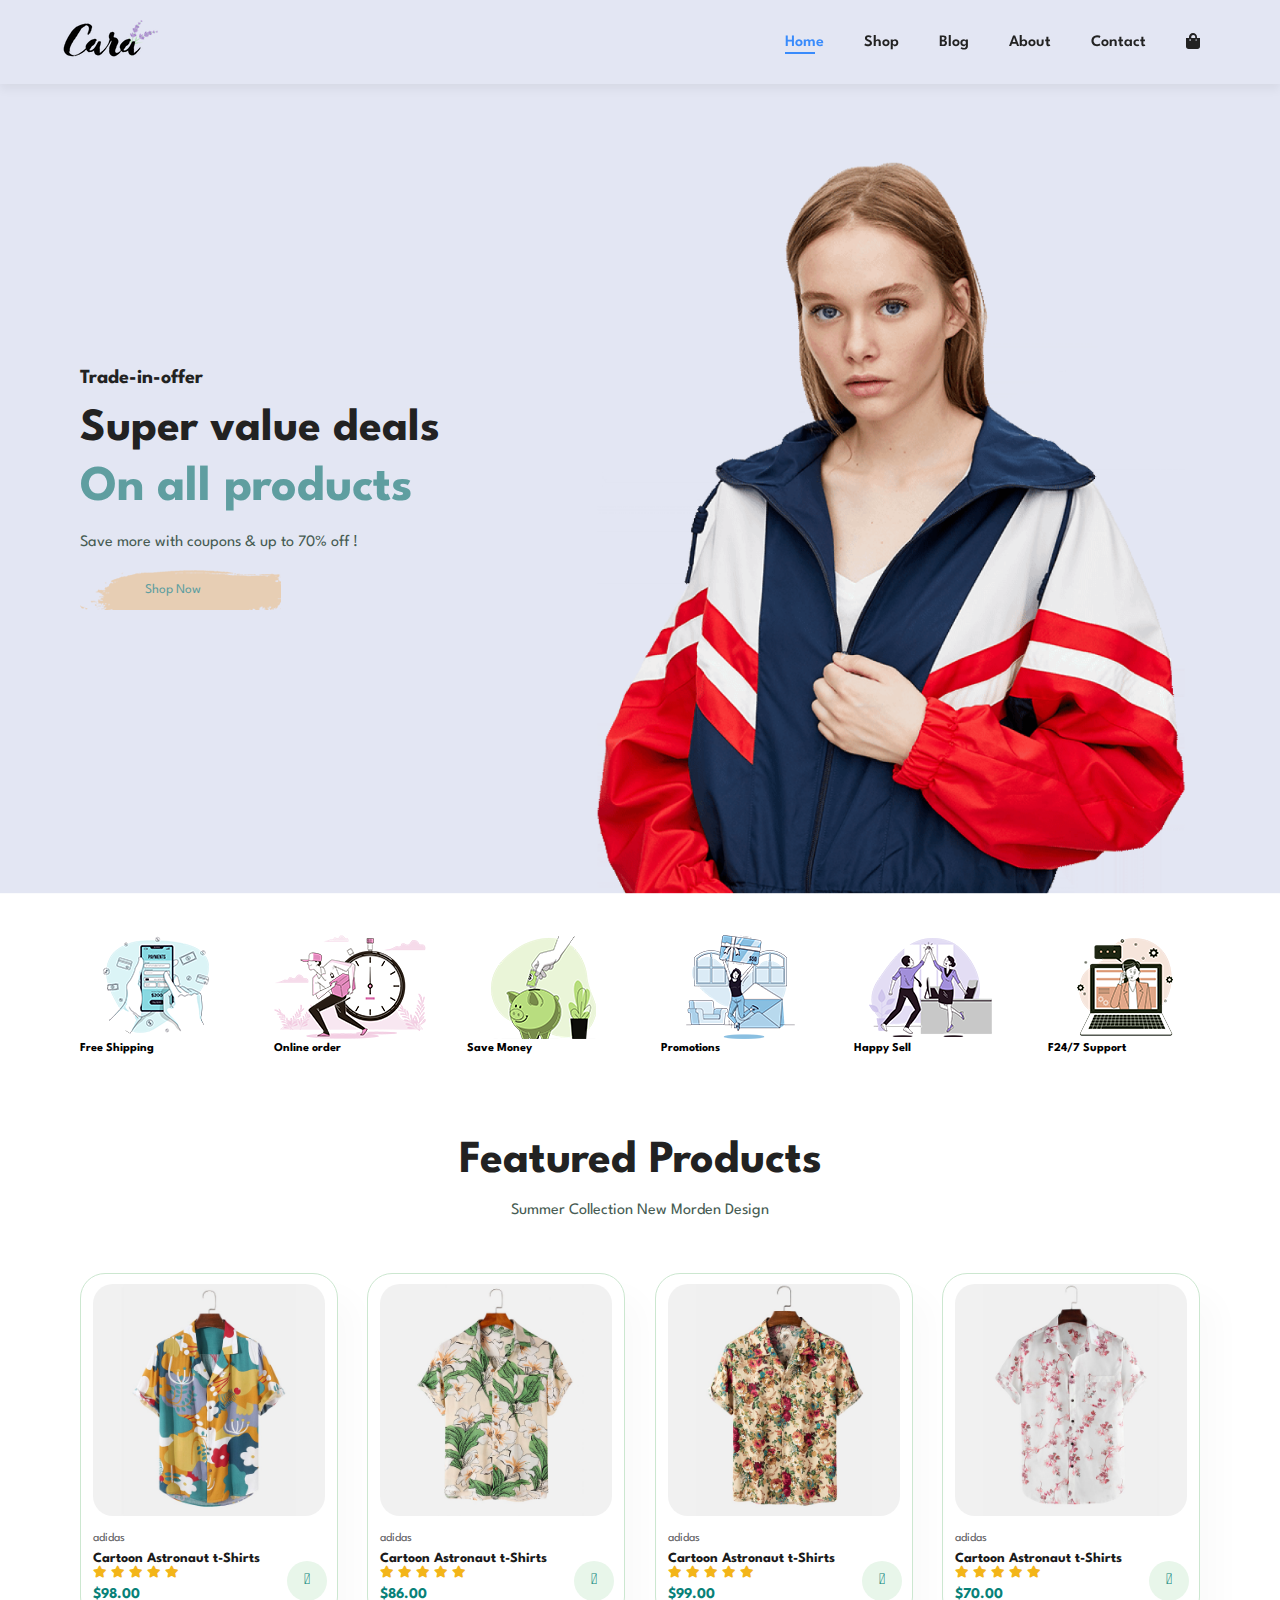
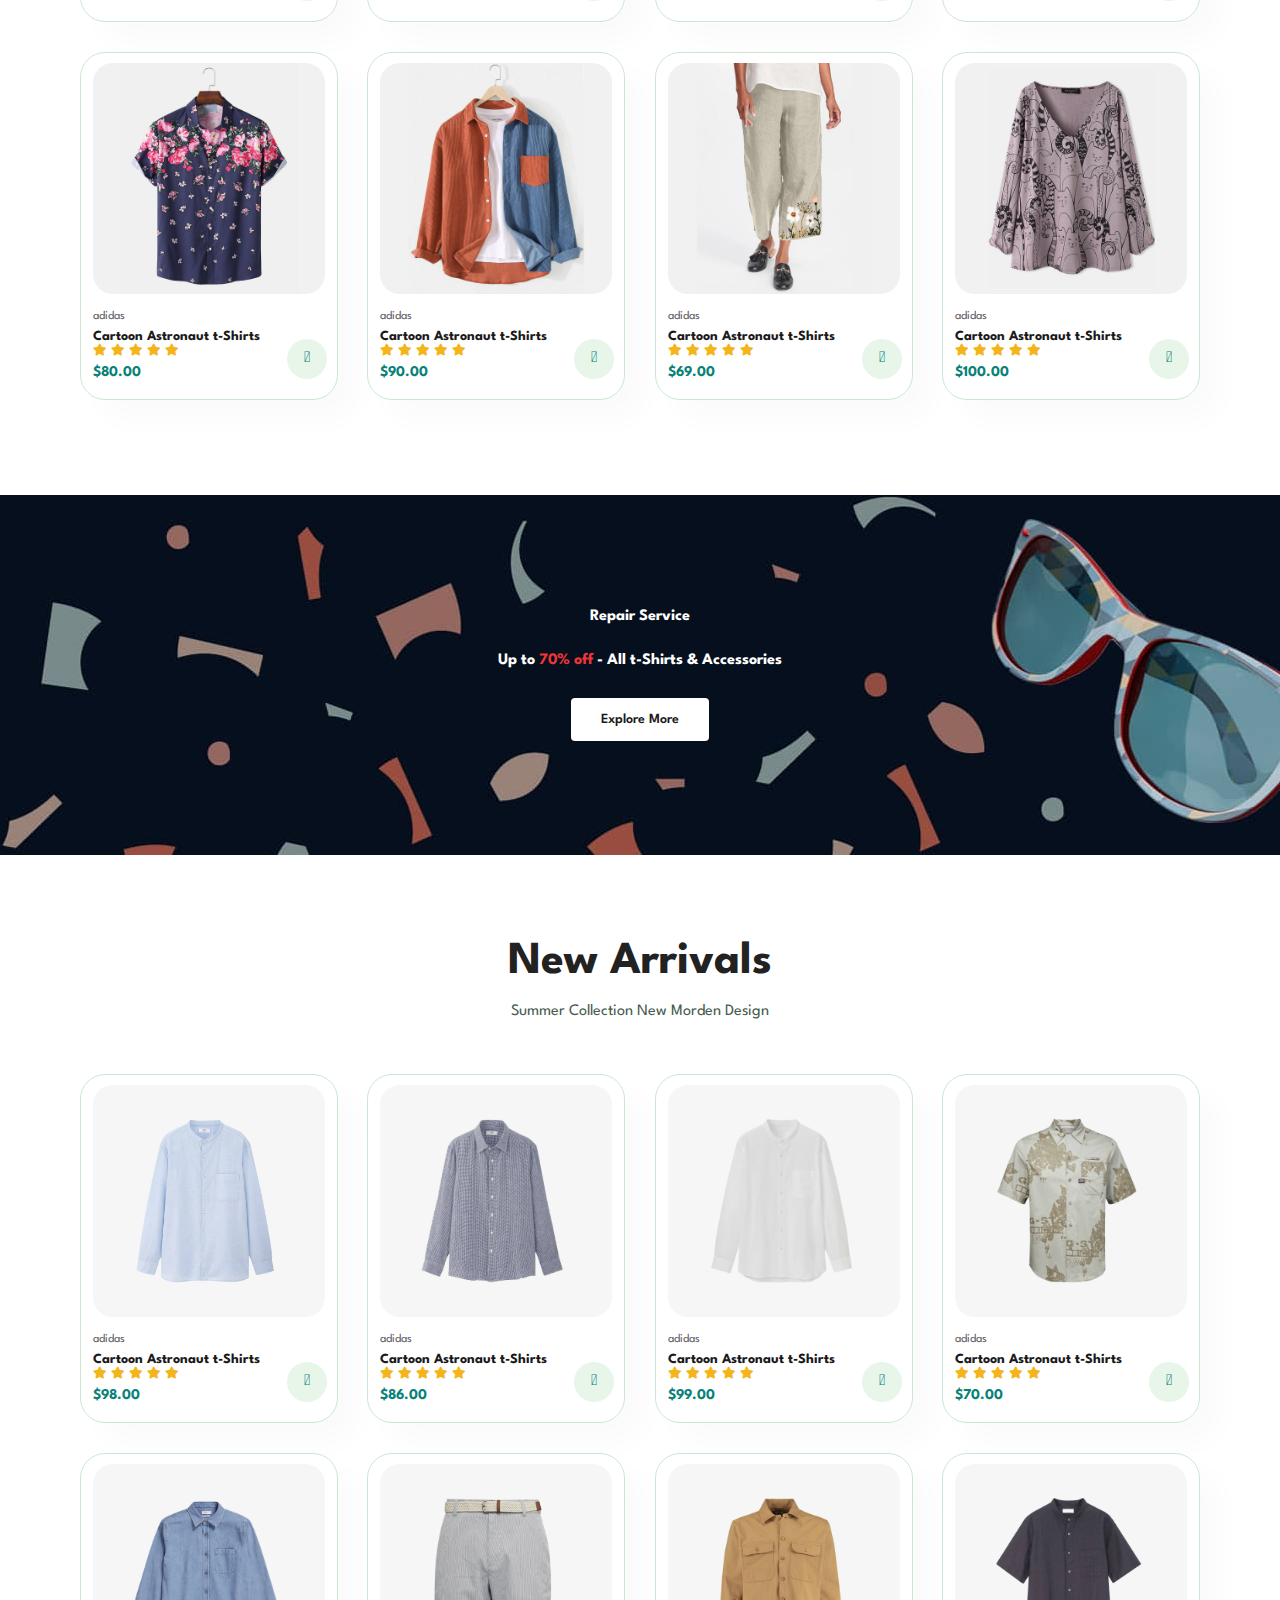
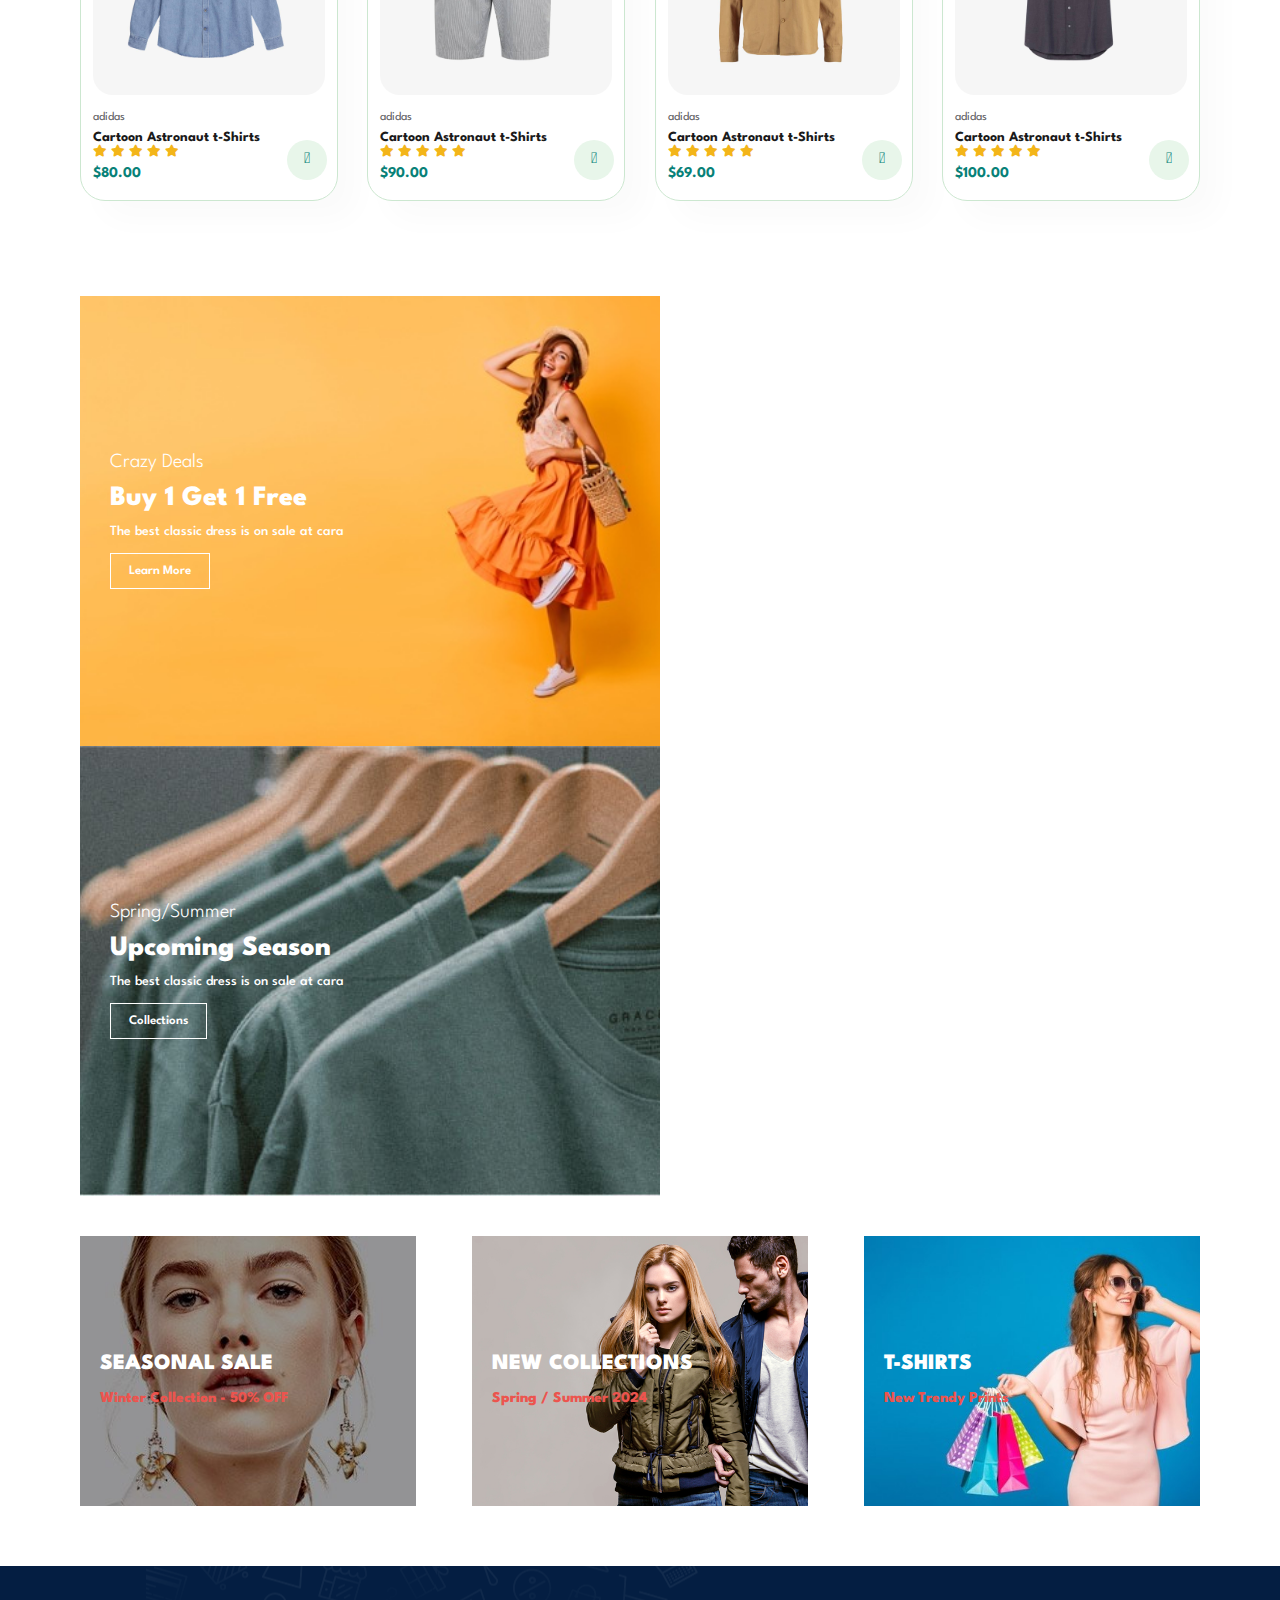
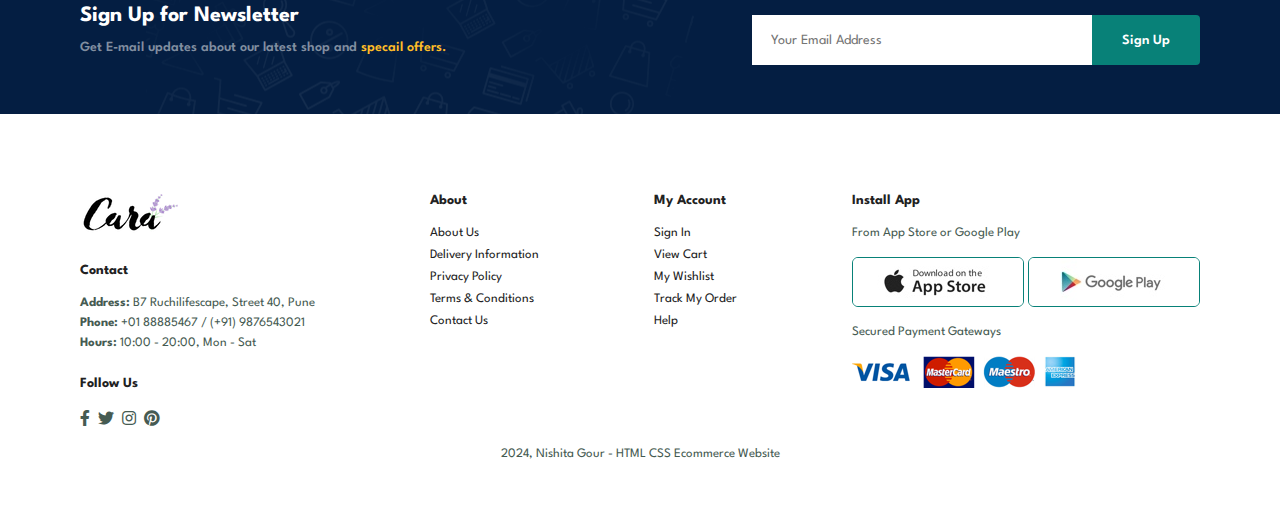
<file: index.html>
<!DOCTYPE html>
<html lang="en">

    <head>
        <meta charset="UTF-8">
        <meta http-equiv="X-UA-Compatible" content="IE=edge">
        <meta name="viewport" content="width=device-width, initial-scale=1.0">
        <title>E-commerce Website</title>
        <link rel="stylesheet" href="https://pro.fontawesome.com/releases/v5.10.0/css/all.css" />
        
        <link rel="stylesheet" href="style.css">
    </head>

    <body>

        <section id="header">
            <a herf=""#><img src ="img/logo.png" class="logo" alt=""></a>

            <div>
                <ul id="navbar">
                    <li><a class="active" href="index.html">Home</a>
                    <li><a href="shop.html">Shop</a>
                    <li><a href="blog.html">Blog</a>
                    <li><a href="about.html">About</a>
                    <li><a href="contact.html">Contact</a>
                    <li id="lg-bag"><a href="cart.html"><i class="fa fa-shopping-bag"></i></a>
                    <a href="#" id="close"><i class="fa fa-times"></i></a>
                </ul>
            </div>
            <div id="mobile">
               <a href="cart.html"><i class="fa fa-shopping-bag"></i></a>
               <i id="bar" class="fas fa-outdent"></i>
            </div>
        </section>

        <section id="hero">
            <h4>Trade-in-offer</h4>
            <h2>Super value deals</h2>
            <h1>On all products</h1>
            <p>Save more with coupons & up to 70% off !</p>
            <button>Shop Now</button>
        </section>

        <section id="feature" class="section-p1">
            <div class="fe-box">
                <img src="img/features/f1.png" alt="">
                <h6>Free Shipping</h6>
            </div>
            <div class="fe-box">
                <img src="img/features/f2.png" alt="">
                <h6>Online order</h6>
            </div>
            <div class="fe-box">
                <img src="img/features/f3.png" alt="">
                <h6>Save Money</h6>
            </div>
            <div class="fe-box">
                <img src="img/features/f4.png" alt="">
                <h6>Promotions</h6>
            </div>
            <div class="fe-box">
                <img src="img/features/f5.png" alt="">
                <h6>Happy Sell</h6>
            </div>
            <div class="fe-box">
                <img src="img/features/f6.png" alt="">
                <h6>F24/7 Support</h6>
            </div>
        </section>

        <section id="product1" class="section-p1">
            <h2>Featured Products</h2>
            <p>Summer Collection New Morden Design</p>
            <div class="pro-container">
                <div class="pro">
                    <img src="img/products/f1.jpg" alt="">
                    <div class="des">
                        <span>adidas</span>
                        <h5>Cartoon Astronaut t-Shirts</h5>
                        <div class="star">
                            <i class="fa fa-star"></i>
                            <i class="fa fa-star"></i>
                            <i class="fa fa-star"></i>
                            <i class="fa fa-star"></i>
                            <i class="fa fa-star"></i>
                        </div>
                        <h4>$98.00</h4>
                    </div>
                    <a href="#"><i class="fal fa-shopping-cart cart"></i></a>
                </div>
                <div class="pro">
                    <img src="img/products/f2.jpg" alt="">
                    <div class="des">
                        <span>adidas</span>
                        <h5>Cartoon Astronaut t-Shirts</h5>
                        <div class="star">
                            <i class="fa fa-star"></i>
                            <i class="fa fa-star"></i>
                            <i class="fa fa-star"></i>
                            <i class="fa fa-star"></i>
                            <i class="fa fa-star"></i>
                        </div>
                        <h4>$86.00</h4>
                    </div>
                    <a href="#"><i class="fal fa-shopping-cart cart"></i></a>
                </div>
                <div class="pro">
                    <img src="img/products/f3.jpg" alt="">
                    <div class="des">
                        <span>adidas</span>
                        <h5>Cartoon Astronaut t-Shirts</h5>
                        <div class="star">
                            <i class="fa fa-star"></i>
                            <i class="fa fa-star"></i>
                            <i class="fa fa-star"></i>
                            <i class="fa fa-star"></i>
                            <i class="fa fa-star"></i>
                        </div>
                        <h4>$99.00</h4>
                    </div>
                    <a href="#"><i class="fal fa-shopping-cart cart"></i></a>
                </div>
                <div class="pro">
                    <img src="img/products/f4.jpg" alt="">
                    <div class="des">
                        <span>adidas</span>
                        <h5>Cartoon Astronaut t-Shirts</h5>
                        <div class="star">
                            <i class="fa fa-star"></i>
                            <i class="fa fa-star"></i>
                            <i class="fa fa-star"></i>
                            <i class="fa fa-star"></i>
                            <i class="fa fa-star"></i>
                        </div>
                        <h4>$70.00</h4>
                    </div>
                    <a href="#"><i class="fal fa-shopping-cart cart"></i></a>
                </div>
                <div class="pro">
                    <img src="img/products/f5.jpg" alt="">
                    <div class="des">
                        <span>adidas</span>
                        <h5>Cartoon Astronaut t-Shirts</h5>
                        <div class="star">
                            <i class="fa fa-star"></i>
                            <i class="fa fa-star"></i>
                            <i class="fa fa-star"></i>
                            <i class="fa fa-star"></i>
                            <i class="fa fa-star"></i>
                        </div>
                        <h4>$80.00</h4>
                    </div>
                    <a href="#"><i class="fal fa-shopping-cart cart"></i></a>
                </div>
                <div class="pro">
                    <img src="img/products/f6.jpg" alt="">
                    <div class="des">
                        <span>adidas</span>
                        <h5>Cartoon Astronaut t-Shirts</h5>
                        <div class="star">
                            <i class="fa fa-star"></i>
                            <i class="fa fa-star"></i>
                            <i class="fa fa-star"></i>
                            <i class="fa fa-star"></i>
                            <i class="fa fa-star"></i>
                        </div>
                        <h4>$90.00</h4>
                    </div>
                    <a href="#"><i class="fal fa-shopping-cart cart"></i></a>
                </div>
                <div class="pro">
                    <img src="img/products/f7.jpg" alt="">
                    <div class="des">
                        <span>adidas</span>
                        <h5>Cartoon Astronaut t-Shirts</h5>
                        <div class="star">
                            <i class="fa fa-star"></i>
                            <i class="fa fa-star"></i>
                            <i class="fa fa-star"></i>
                            <i class="fa fa-star"></i>
                            <i class="fa fa-star"></i>
                        </div>
                        <h4>$69.00</h4>
                    </div>
                    <a href="#"><i class="fal fa-shopping-cart cart"></i></a>
                </div>
                <div class="pro">
                    <img src="img/products/f8.jpg" alt="">
                    <div class="des">
                        <span>adidas</span>
                        <h5>Cartoon Astronaut t-Shirts</h5>
                        <div class="star">
                            <i class="fa fa-star"></i>
                            <i class="fa fa-star"></i>
                            <i class="fa fa-star"></i>
                            <i class="fa fa-star"></i>
                            <i class="fa fa-star"></i>
                        </div>
                        <h4>$100.00</h4>
                    </div>
                    <a href="#"><i class="fal fa-shopping-cart cart"></i></a>
                </div>
            </div>
        </section>

        <section id="banner" class="section-m1">
            <h3>Repair Service </h3>
            <h2>Up to <span>70% off </span>- All t-Shirts & Accessories</h2>
            <button class="normal">Explore More</button>
        </section>

        <section id="product1" class="section-p1">
            <h2>New Arrivals</h2>
            <p>Summer Collection New Morden Design</p>
            <div class="pro-container">
                <div class="pro">
                    <img src="img/products/n1.jpg" alt="">
                    <div class="des">
                        <span>adidas</span>
                        <h5>Cartoon Astronaut t-Shirts</h5>
                        <div class="star">
                            <i class="fa fa-star"></i>
                            <i class="fa fa-star"></i>
                            <i class="fa fa-star"></i>
                            <i class="fa fa-star"></i>
                            <i class="fa fa-star"></i>
                        </div>
                        <h4>$98.00</h4>
                    </div>
                    <a href="#"><i class="fal fa-shopping-cart cart"></i></a>
                </div>
                <div class="pro">
                    <img src="img/products/n2.jpg" alt="">
                    <div class="des">
                        <span>adidas</span>
                        <h5>Cartoon Astronaut t-Shirts</h5>
                        <div class="star">
                            <i class="fa fa-star"></i>
                            <i class="fa fa-star"></i>
                            <i class="fa fa-star"></i>
                            <i class="fa fa-star"></i>
                            <i class="fa fa-star"></i>
                        </div>
                        <h4>$86.00</h4>
                    </div>
                    <a href="#"><i class="fal fa-shopping-cart cart"></i></a>
                </div>
                <div class="pro">
                    <img src="img/products/n3.jpg" alt="">
                    <div class="des">
                        <span>adidas</span>
                        <h5>Cartoon Astronaut t-Shirts</h5>
                        <div class="star">
                            <i class="fa fa-star"></i>
                            <i class="fa fa-star"></i>
                            <i class="fa fa-star"></i>
                            <i class="fa fa-star"></i>
                            <i class="fa fa-star"></i>
                        </div>
                        <h4>$99.00</h4>
                    </div>
                    <a href="#"><i class="fal fa-shopping-cart cart"></i></a>
                </div>
                <div class="pro">
                    <img src="img/products/n4.jpg" alt="">
                    <div class="des">
                        <span>adidas</span>
                        <h5>Cartoon Astronaut t-Shirts</h5>
                        <div class="star">
                            <i class="fa fa-star"></i>
                            <i class="fa fa-star"></i>
                            <i class="fa fa-star"></i>
                            <i class="fa fa-star"></i>
                            <i class="fa fa-star"></i>
                        </div>
                        <h4>$70.00</h4>
                    </div>
                    <a href="#"><i class="fal fa-shopping-cart cart"></i></a>
                </div>
                <div class="pro">
                    <img src="img/products/n5.jpg" alt="">
                    <div class="des">
                        <span>adidas</span>
                        <h5>Cartoon Astronaut t-Shirts</h5>
                        <div class="star">
                            <i class="fa fa-star"></i>
                            <i class="fa fa-star"></i>
                            <i class="fa fa-star"></i>
                            <i class="fa fa-star"></i>
                            <i class="fa fa-star"></i>
                        </div>
                        <h4>$80.00</h4>
                    </div>
                    <a href="#"><i class="fal fa-shopping-cart cart"></i></a>
                </div>
                <div class="pro">
                    <img src="img/products/n6.jpg" alt="">
                    <div class="des">
                        <span>adidas</span>
                        <h5>Cartoon Astronaut t-Shirts</h5>
                        <div class="star">
                            <i class="fa fa-star"></i>
                            <i class="fa fa-star"></i>
                            <i class="fa fa-star"></i>
                            <i class="fa fa-star"></i>
                            <i class="fa fa-star"></i>
                        </div>
                        <h4>$90.00</h4>
                    </div>
                    <a href="#"><i class="fal fa-shopping-cart cart"></i></a>
                </div>
                <div class="pro">
                    <img src="img/products/n7.jpg" alt="">
                    <div class="des">
                        <span>adidas</span>
                        <h5>Cartoon Astronaut t-Shirts</h5>
                        <div class="star">
                            <i class="fa fa-star"></i>
                            <i class="fa fa-star"></i>
                            <i class="fa fa-star"></i>
                            <i class="fa fa-star"></i>
                            <i class="fa fa-star"></i>
                        </div>
                        <h4>$69.00</h4>
                    </div>
                    <a href="#"><i class="fal fa-shopping-cart cart"></i></a>
                </div>
                <div class="pro">
                    <img src="img/products/n8.jpg" alt="">
                    <div class="des">
                        <span>adidas</span>
                        <h5>Cartoon Astronaut t-Shirts</h5>
                        <div class="star">
                            <i class="fa fa-star"></i>
                            <i class="fa fa-star"></i>
                            <i class="fa fa-star"></i>
                            <i class="fa fa-star"></i>
                            <i class="fa fa-star"></i>
                        </div>
                        <h4>$100.00</h4>
                    </div>
                    <a href="#"><i class="fal fa-shopping-cart cart"></i></a>
                </div>
            </div>
        </section>

        <section id="sm-banner" class="section-p1">
            <div class="banner-box">
                <h4>Crazy Deals</h4>
                <h2>Buy 1 Get 1 Free</h2>
                <span>The best classic dress is on sale at cara</span>
                <button class="white">Learn More</button>
            </div>
            <div class="banner-box banner-box2">
                <h4>Spring/Summer</h4>
                <h2>Upcoming Season</h2>
                <span>The best classic dress is on sale at cara</span>
                <button class="white">Collections</button>
            </div>
        </section>

        <section id="banner3">
            <div class="banner-box ">
                <h2>SEASONAL SALE</h2>
                <h3>Winter Collection - 50% OFF</h3>
            </div>
            <div class="banner-box banner-box2">
                <h2>NEW COLLECTIONS</h2>
                <h3>Spring / Summer 2024</h3>
            </div>
            <div class="banner-box banner-box3">
                <h2>T-SHIRTS</h2>
                <h3>New Trendy Prints</h3>
            </div>
        </section>

        <section id="newsletter" class="section-p1 section-m1">
            <div class="newstext">
                <h4>Sign Up for Newsletter</h4>
                <p>Get E-mail updates about our latest shop and <span>specail offers.</span></p>
            </div>
            <div class="form">
                <input type="text" placeholder="Your Email Address">
                <button class="normal">Sign Up</button>
            </div>
        </section>

        <footer class="section-p1">
            <div class="col">
                <img class="logo" src="img/logo.png" alt="">
                <h4>Contact</h4>
                <p><strong>Address:</strong> B7 Ruchilifescape, Street 40, Pune</p>
                <p><strong>Phone:</strong> +01 88885467 / (+91) 9876543021</p>
                <p><strong>Hours:</strong> 10:00 - 20:00, Mon - Sat</p>
                <div class="follow">
                    <h4>Follow Us</h4>
                    <div class="icon">
                        <i class="fab fa-facebook-f"></i>
                        <i class="fab fa-twitter"></i>
                        <i class="fab fa-instagram"></i>
                        <i class="fab fa-pinterest"></i>
                        <i class="fab fa-youtbue"></i>
                    </div>
                </div>
            </div>

            <div class="col">
              <h4>About</h4>
              <a href="#">About Us</a> 
              <a href="#">Delivery Information</a> 
              <a href="#">Privacy Policy</a> 
              <a href="#">Terms & Conditions</a> 
              <a href="#">Contact Us</a> 
            </div>

            <div class="col">
              <h4>My Account</h4>
              <a href="#">Sign In</a> 
              <a href="#">View Cart</a> 
              <a href="#">My Wishlist</a> 
              <a href="#">Track My Order</a> 
              <a href="#">Help</a> 
            </div>

            <div class="col install">
                <h4>Install App</h4>
                <p>From App Store or Google Play</p>
                <div class="row">
                    <img src="img/pay/app.jpg" alt="">
                    <img src="img/pay/play.jpg" alt="">
                </div>
                <p>Secured Payment Gateways</p>
                <img src="img/pay/pay.png" alt="">
            </div>

            <div class="copyright">
                <p>2024, Nishita Gour - HTML CSS Ecommerce Website</p>
            </div>
        </footer>

        <script src="script.js"></script>
    </body>

</html>
</file>
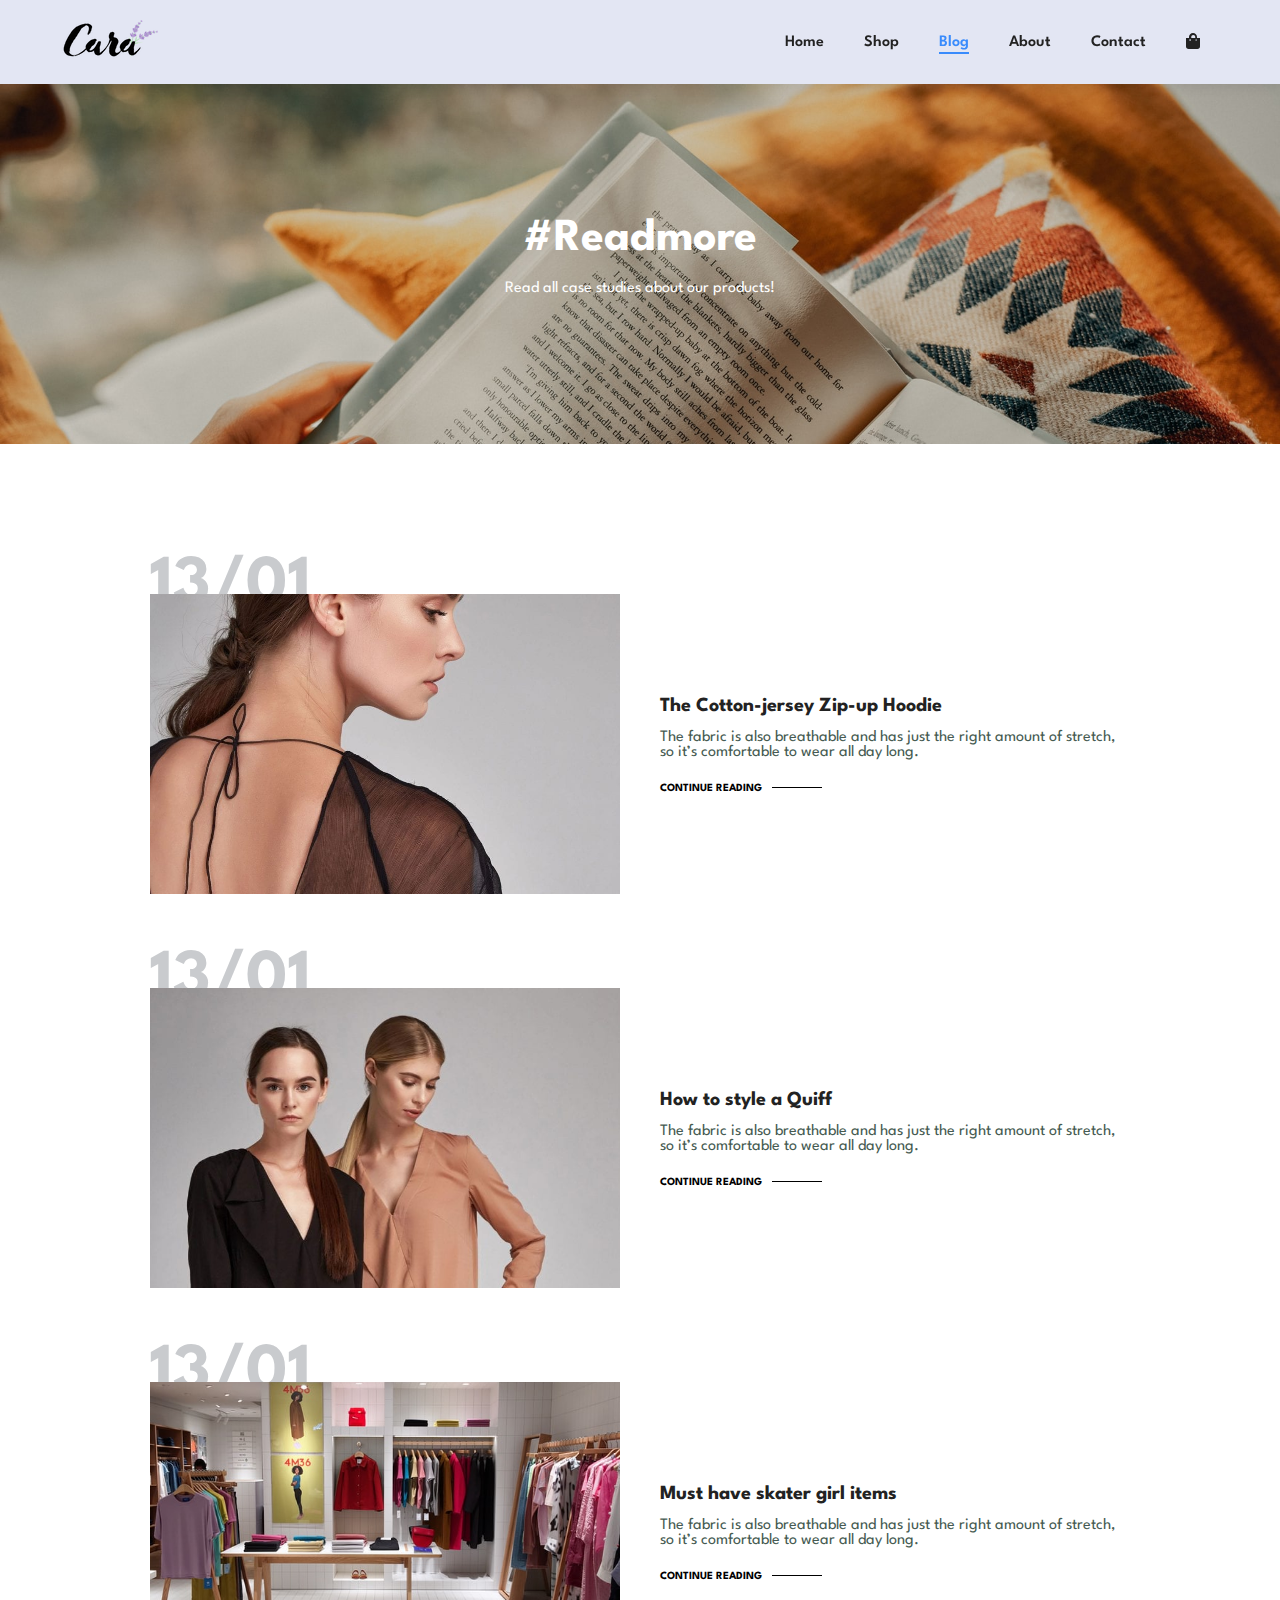
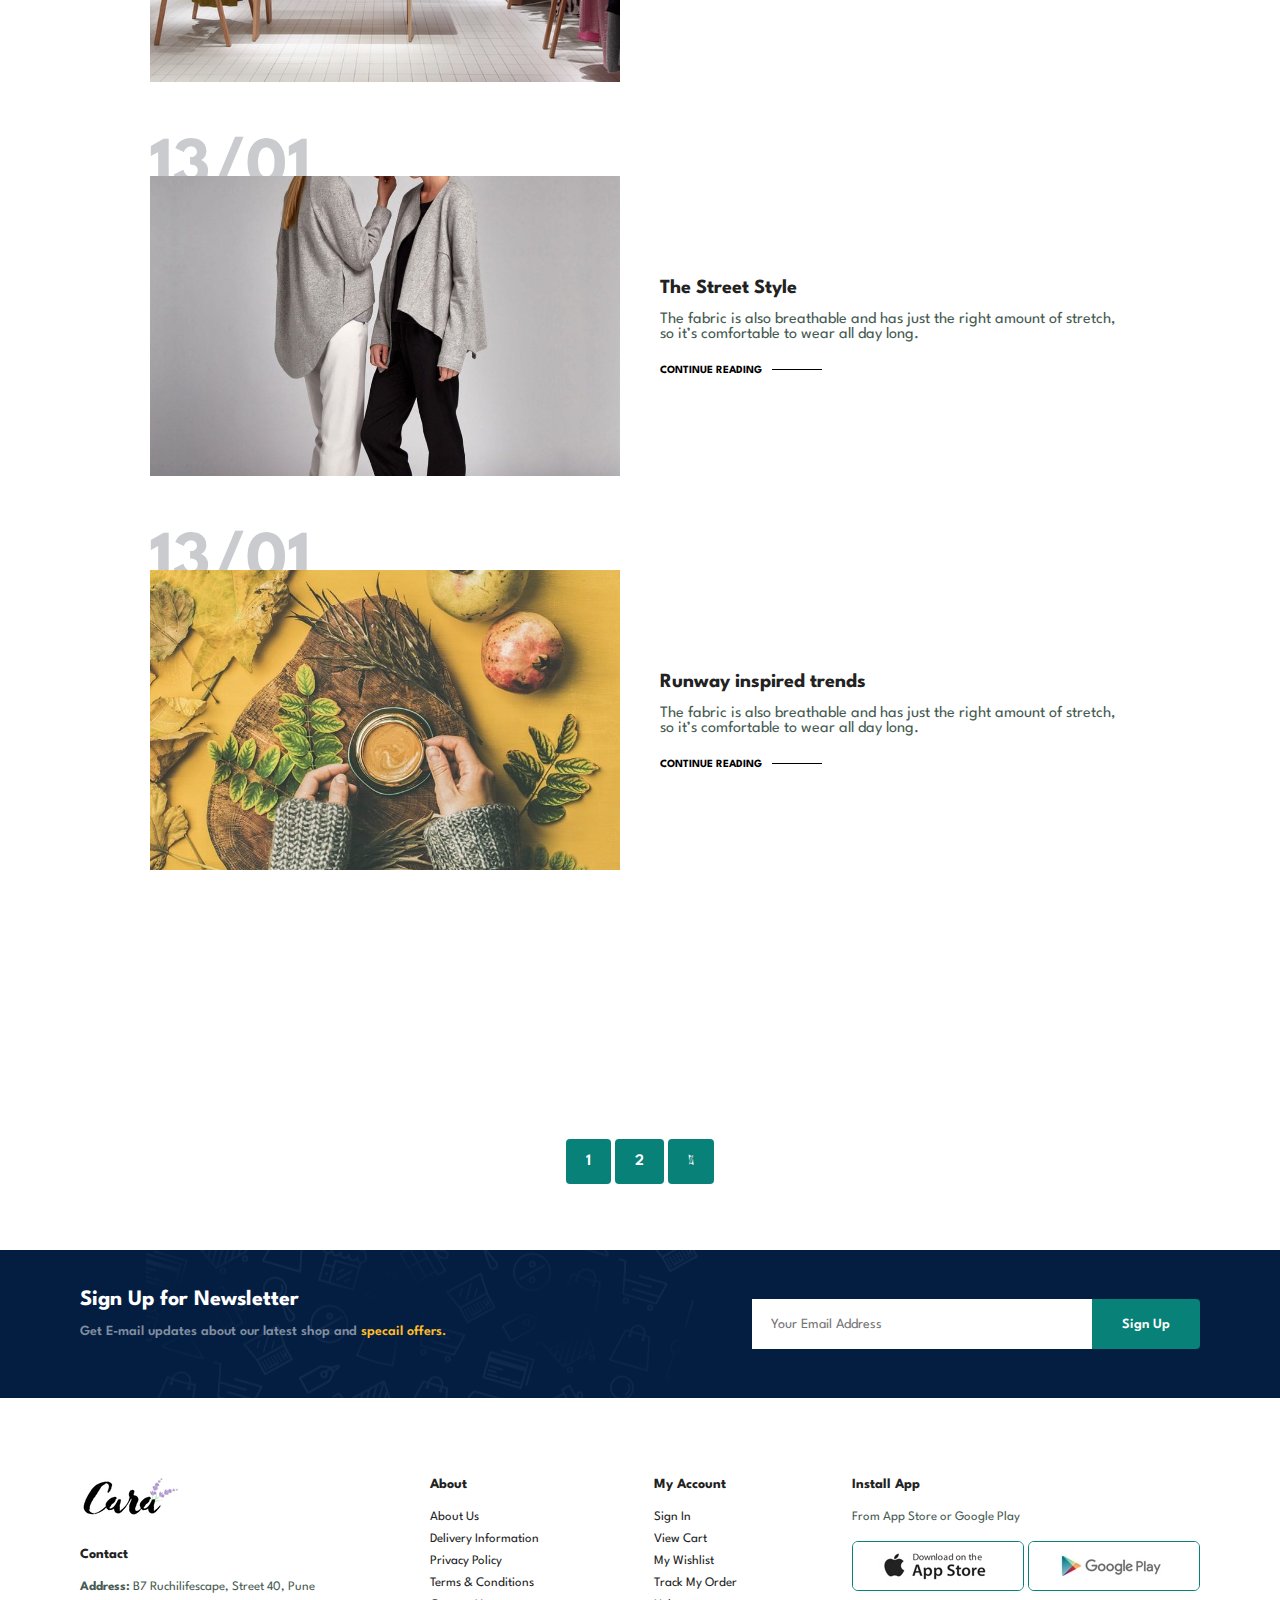
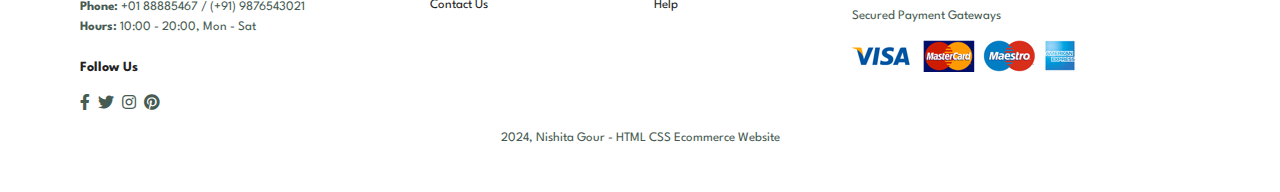
<file: blog.html>
<!DOCTYPE html>
<html lang="en">

    <head>
        <meta charset="UTF-8">
        <meta http-equiv="X-UA-Compatible" content="IE=edge">
        <meta name="viewport" content="width=device-width, initial-scale=1.0">
        <title>E-commerce Website</title>
        <link rel="stylesheet" href="https://pro.fontawesome.com/releases/v5.10.0/css/all.css" />
        
        <link rel="stylesheet" href="style.css">
    </head>

    <body>

        <section id="header">
            <a herf=""#><img src ="img/logo.png" class="logo" alt=""></a>

            <div>
                <ul id="navbar">
                    <li><a  href="index.html">Home</a>
                    <li><a  href="shop.html">Shop</a>
                    <li><a class="active" href="blog.html">Blog</a>
                    <li><a href="about.html">About</a>
                    <li><a href="contact.html">Contact</a>
                    <li id="lg-bag"><a href="cart.html"><i class="fa fa-shopping-bag"></i></a>
                    <a href="#" id="close"><i class="fa fa-times"></i></a>
                </ul>
            </div>
            <div id="mobile">
               <a href="cart.html"><i class="fa fa-shopping-bag"></i></a>
               <i id="bar" class="fas fa-outdent"></i>
            </div>
        </section>

        <section id="page-header" class="blog-header">
            <h2>#Readmore</h2>
            <p>Read all case studies about our products!</p>
            
        </section>

        <section id="blog">
            <div class="blog-box">
                <div class="blog-img">
                    <img src="img/blog/b1.jpg" alt="">
                </div>
                <div class="blog-details">
                    <h4>The Cotton-jersey Zip-up Hoodie</h4>
                    <p>The fabric is also breathable and has just the right amount of stretch, so it’s comfortable to wear all day long.</p>
                    <a href="#">CONTINUE READING</a>
                </div>
                <h1>13/01</h1>
            </div>
            <div class="blog-box">
                <div class="blog-img">
                    <img src="img/blog/b2.jpg" alt="">
                </div>
                <div class="blog-details">
                    <h4>How to style a Quiff</h4>
                    <p>The fabric is also breathable and has just the right amount of stretch, so it’s comfortable to wear all day long.</p>
                    <a href="#">CONTINUE READING</a>
                </div>
                <h1>13/01</h1>
            </div>
            <div class="blog-box">
                <div class="blog-img">
                    <img src="img/blog/b3.jpg" alt="">
                </div>
                <div class="blog-details">
                    <h4>Must have skater girl items</h4>
                    <p>The fabric is also breathable and has just the right amount of stretch, so it’s comfortable to wear all day long.</p>
                    <a href="#">CONTINUE READING</a>
                </div>
                <h1>13/01</h1>
            </div>
            <div class="blog-box">
                <div class="blog-img">
                    <img src="img/blog/b4.jpg" alt="">
                </div>
                <div class="blog-details">
                    <h4>
                        The Street Style
                    </h4>
                    <p>The fabric is also breathable and has just the right amount of stretch, so it’s comfortable to wear all day long.</p>
                    <a href="#">CONTINUE READING</a>
                </div>
                <h1>13/01</h1>
            </div>
            <div class="blog-box">
                <div class="blog-img">
                    <img src="img/blog/b6.jpg" alt="">
                </div>
                <div class="blog-details">
                    <h4>
                        Runway inspired trends
                    </h4>
                    <p>The fabric is also breathable and has just the right amount of stretch, so it’s comfortable to wear all day long.</p>
                    <a href="#">CONTINUE READING</a>
                </div>
                <h1>13/01</h1>
            </div>
        </section>

        <section id="pagination" class="section-p1">
            <a href="#">1</a>
            <a href="#">2</a>
            <a href="#"><i class="fal fa-long-arrow-alt-right"></i></a>
        </section>

        <section id="newsletter" class="section-p1 section-m1">
            <div class="newstext">
                <h4>Sign Up for Newsletter</h4>
                <p>Get E-mail updates about our latest shop and <span>specail offers.</span></p>
            </div>
            <div class="form">
                <input type="text" placeholder="Your Email Address">
                <button class="normal">Sign Up</button>
            </div>
        </section>

        <footer class="section-p1">
            <div class="col">
                <img class="logo" src="img/logo.png" alt="">
                <h4>Contact</h4>
                <p><strong>Address:</strong> B7 Ruchilifescape, Street 40, Pune</p>
                <p><strong>Phone:</strong> +01 88885467 / (+91) 9876543021</p>
                <p><strong>Hours:</strong> 10:00 - 20:00, Mon - Sat</p>
                <div class="follow">
                    <h4>Follow Us</h4>
                    <div class="icon">
                        <i class="fab fa-facebook-f"></i>
                        <i class="fab fa-twitter"></i>
                        <i class="fab fa-instagram"></i>
                        <i class="fab fa-pinterest"></i>
                        <i class="fab fa-youtbue"></i>
                    </div>
                </div>
            </div>

            <div class="col">
              <h4>About</h4>
              <a href="#">About Us</a> 
              <a href="#">Delivery Information</a> 
              <a href="#">Privacy Policy</a> 
              <a href="#">Terms & Conditions</a> 
              <a href="#">Contact Us</a> 
            </div>

            <div class="col">
              <h4>My Account</h4>
              <a href="#">Sign In</a> 
              <a href="#">View Cart</a> 
              <a href="#">My Wishlist</a> 
              <a href="#">Track My Order</a> 
              <a href="#">Help</a> 
            </div>

            <div class="col install">
                <h4>Install App</h4>
                <p>From App Store or Google Play</p>
                <div class="row">
                    <img src="img/pay/app.jpg" alt="">
                    <img src="img/pay/play.jpg" alt="">
                </div>
                <p>Secured Payment Gateways</p>
                <img src="img/pay/pay.png" alt="">
            </div>

            <div class="copyright">
                <p>2024, Nishita Gour - HTML CSS Ecommerce Website</p>
            </div>
        </footer>

        <script src="script.js"></script>
    </body>

</html>
</file>
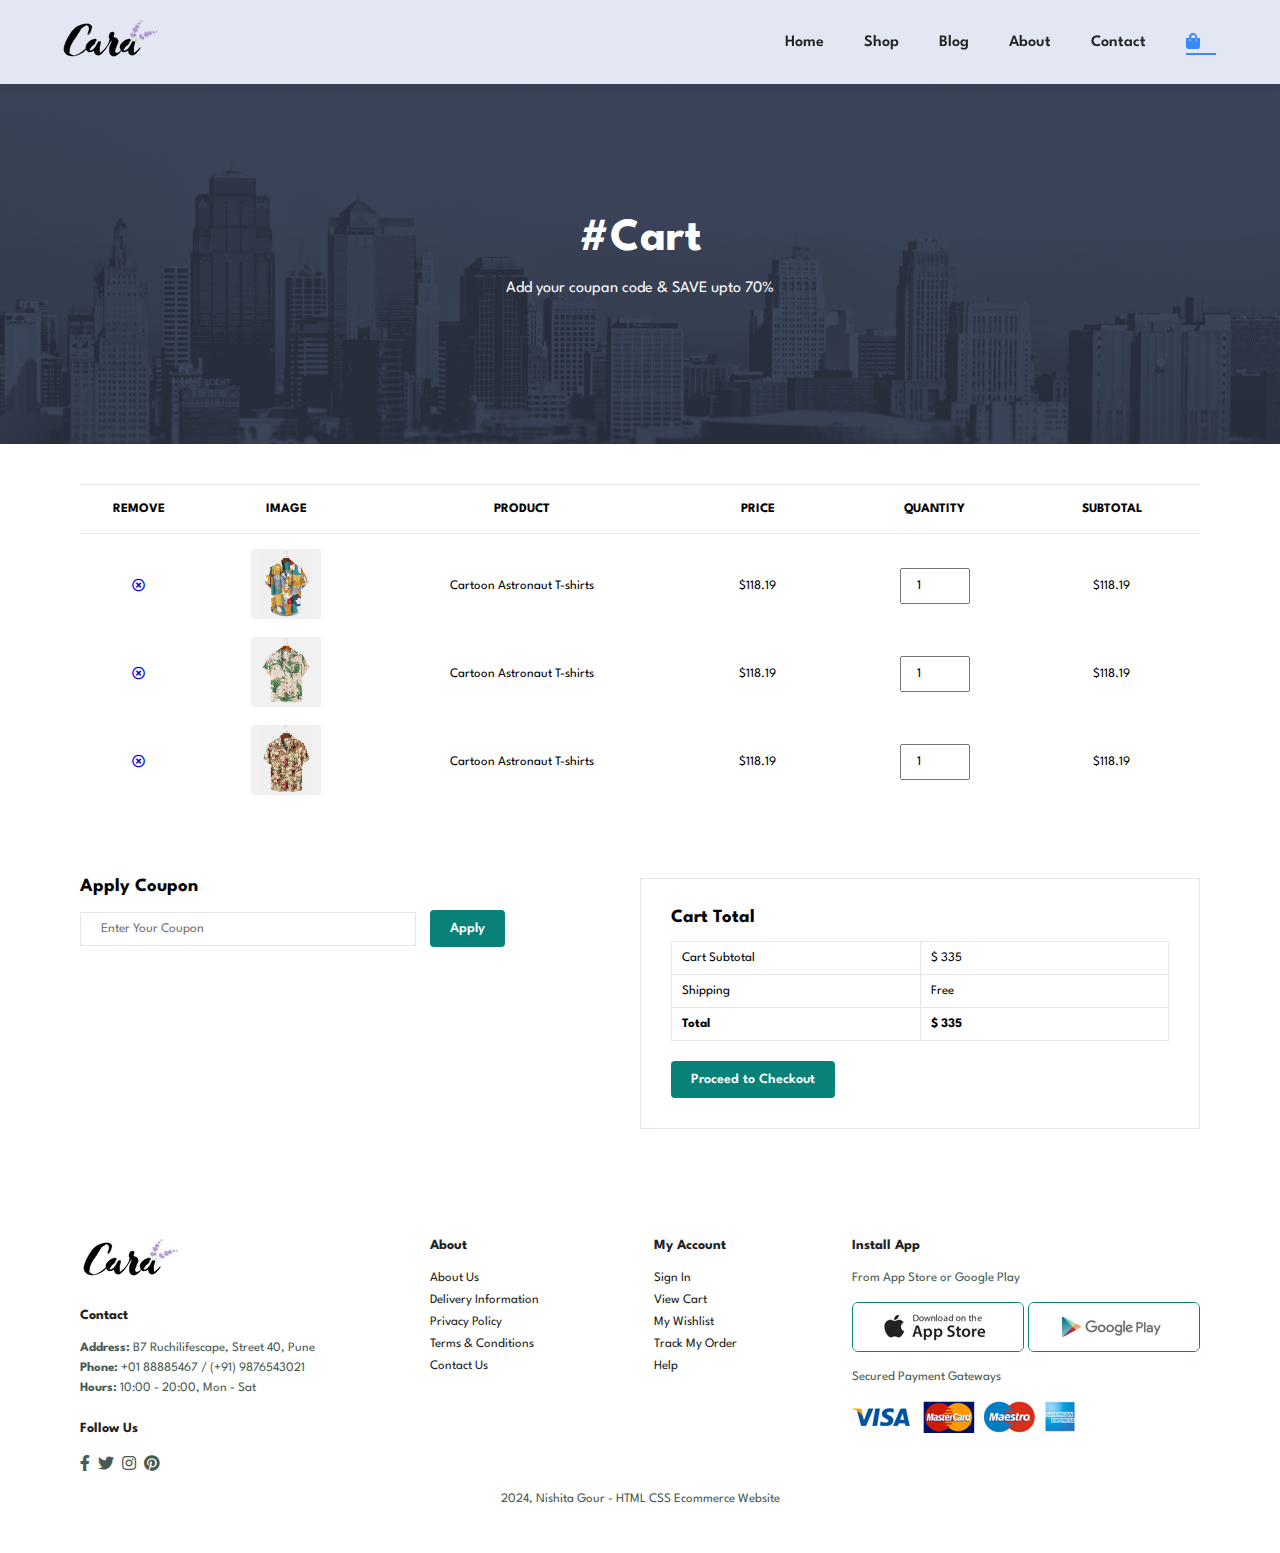
<file: cart.html>
<!DOCTYPE html>
<html lang="en">

    <head>
        <meta charset="UTF-8">
        <meta http-equiv="X-UA-Compatible" content="IE=edge">
        <meta name="viewport" content="width=device-width, initial-scale=1.0">
        <title>E-commerce Website</title>
        <link rel="stylesheet" href="https://pro.fontawesome.com/releases/v5.10.0/css/all.css" />
        
        <link rel="stylesheet" href="style.css">
    </head>

    <body>

        <section id="header">
            <a herf=""#><img src ="img/logo.png" class="logo" alt=""></a>

            <div>
                <ul id="navbar">
                    <li><a href="index.html">Home</a>
                    <li><a href="shop.html">Shop</a>
                    <li><a href="blog.html">Blog</a>
                    <li><a href="about.html">About</a>
                    <li><a   href="contact.html">Contact</a>
                    <li id="lg-bag"><a class="active" href="cart.html"><i class="fa fa-shopping-bag"></i></a>
                    <a href="#" id="close"><i class="fa fa-times"></i></a>
                </ul>
            </div>
            <div id="mobile">
               <a href="cart.html"><i class="fa fa-shopping-bag"></i></a>
               <i id="bar" class="fas fa-outdent"></i>
            </div>
        </section>

        <section id="page-header" class="about-header">
            <h2>#Cart</h2>
            <p>Add your coupan code & SAVE upto 70%</p>
            
        </section>

        <section id="cart" class="section-p1">
            <table width="100%">
                <thead>
                    <tr>
                        <td>Remove</td>
                        <td>Image</td>
                        <td>Product</td>
                        <td>Price</td>
                        <td>Quantity</td>
                        <td>Subtotal</td>
                    </tr>
                </thead>
                <tbody>
                    <tr>
                        <td><a href="#"><i class="far fa-times-circle"></i></a></td>
                        <td><img src="img/products/f1.jpg" alt=""></td>
                        <td>Cartoon Astronaut T-shirts</td>
                        <td>$118.19</td>
                        <td><input type="number" value="1"></td>
                        <td>$118.19</td>
                    </tr>
                    <tr>
                        <td><a href="#"><i class="far fa-times-circle"></i></a></td>
                        <td><img src="img/products/f2.jpg" alt=""></td>
                        <td>Cartoon Astronaut T-shirts</td>
                        <td>$118.19</td>
                        <td><input type="number" value="1"></td>
                        <td>$118.19</td>
                    </tr>
                    <tr>
                        <td><a href="#"><i class="far fa-times-circle"></i></a></td>
                        <td><img src="img/products/f3.jpg" alt=""></td>
                        <td>Cartoon Astronaut T-shirts</td>
                        <td>$118.19</td>
                        <td><input type="number" value="1"></td>
                        <td>$118.19</td>
                    </tr>
                </tbody>
            </table>
        </section>

        <section id="cart-add" class="section-p1">
            <div id="coupon">
                <h3>Apply Coupon</h3>
                <div>
                    <input type="text" placeholder="Enter Your Coupon">
                    <button class="normal">Apply</button>
                </div>
            </div>

            <div id="sub-total">
                <h3>Cart Total</h3>
                <table>
                    <tr>
                        <td>Cart Subtotal</td>
                        <td>$ 335</td>
                    </tr>
                    <tr>
                        <td>Shipping</td>
                        <td>Free</td>
                    </tr>
                    <tr>
                        <td><strong>Total</strong></td>
                        <td><strong>$ 335</strong></td>
                    </tr>
                </table>
                <button class="normal"> Proceed to Checkout</button>
            </div>
        </section>

        <footer class="section-p1">
            <div class="col">
                <img class="logo" src="img/logo.png" alt="">
                <h4>Contact</h4>
                <p><strong>Address:</strong> B7 Ruchilifescape, Street 40, Pune</p>
                <p><strong>Phone:</strong> +01 88885467 / (+91) 9876543021</p>
                <p><strong>Hours:</strong> 10:00 - 20:00, Mon - Sat</p>
                <div class="follow">
                    <h4>Follow Us</h4>
                    <div class="icon">
                        <i class="fab fa-facebook-f"></i>
                        <i class="fab fa-twitter"></i>
                        <i class="fab fa-instagram"></i>
                        <i class="fab fa-pinterest"></i>
                        <i class="fab fa-youtbue"></i>
                    </div>
                </div>
            </div>

            <div class="col">
              <h4>About</h4>
              <a href="#">About Us</a> 
              <a href="#">Delivery Information</a> 
              <a href="#">Privacy Policy</a> 
              <a href="#">Terms & Conditions</a> 
              <a href="#">Contact Us</a> 
            </div>

            <div class="col">
              <h4>My Account</h4>
              <a href="#">Sign In</a> 
              <a href="#">View Cart</a> 
              <a href="#">My Wishlist</a> 
              <a href="#">Track My Order</a> 
              <a href="#">Help</a> 
            </div>

            <div class="col install">
                <h4>Install App</h4>
                <p>From App Store or Google Play</p>
                <div class="row">
                    <img src="img/pay/app.jpg" alt="">
                    <img src="img/pay/play.jpg" alt="">
                </div>
                <p>Secured Payment Gateways</p>
                <img src="img/pay/pay.png" alt="">
            </div>

            <div class="copyright">
                <p>2024, Nishita Gour - HTML CSS Ecommerce Website</p>
            </div>
        </footer>

        <script src="script.js"></script>
    </body>

</html>
</file>
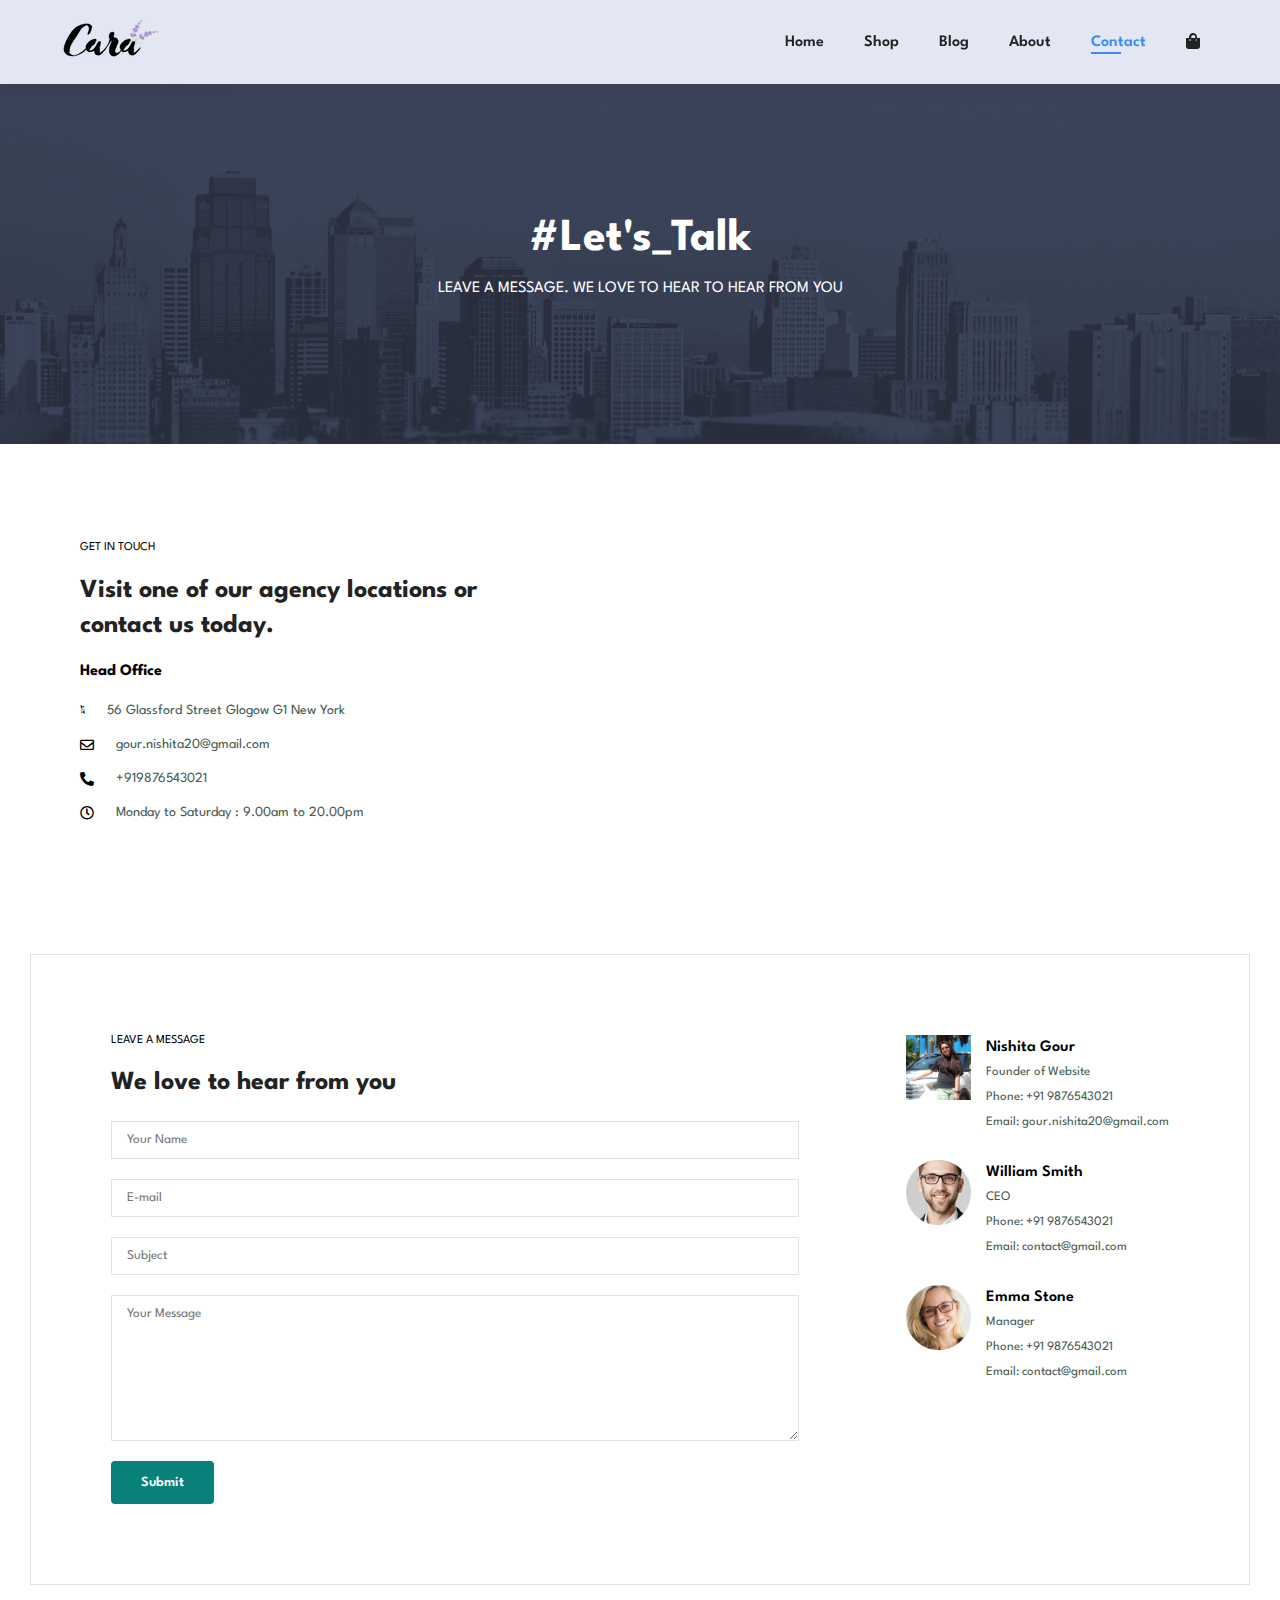
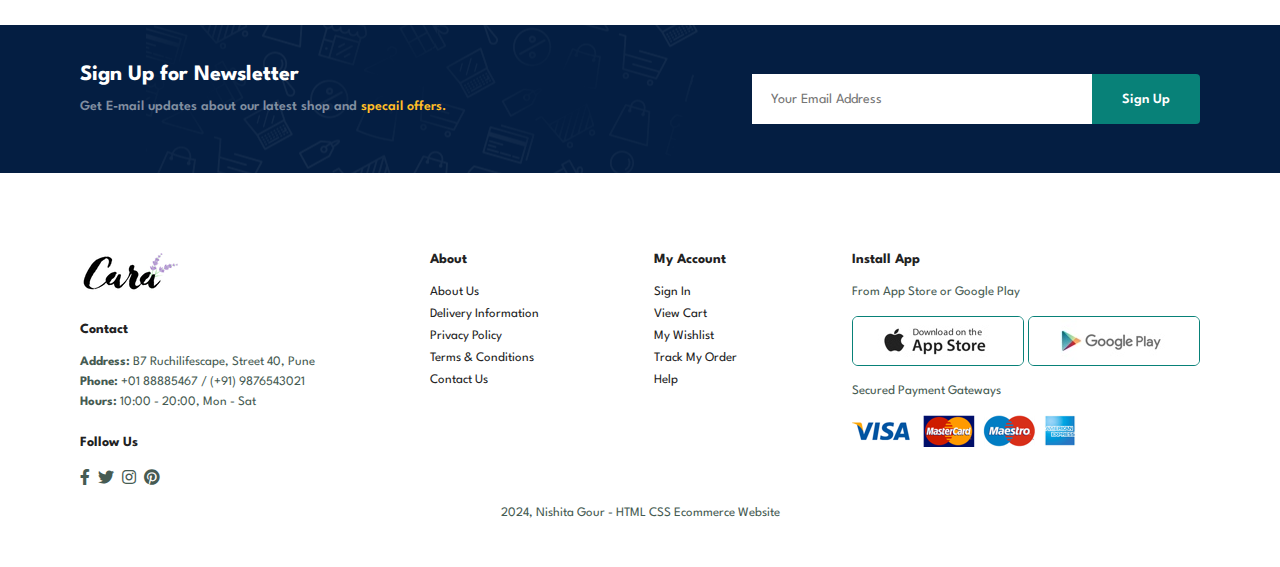
<file: contact.html>
<!DOCTYPE html>
<html lang="en">

    <head>
        <meta charset="UTF-8">
        <meta http-equiv="X-UA-Compatible" content="IE=edge">
        <meta name="viewport" content="width=device-width, initial-scale=1.0">
        <title>E-commerce Website</title>
        <link rel="stylesheet" href="https://pro.fontawesome.com/releases/v5.10.0/css/all.css" />
        
        <link rel="stylesheet" href="style.css">
    </head>

    <body>

        <section id="header">
            <a herf=""#><img src ="img/logo.png" class="logo" alt=""></a>

            <div>
                <ul id="navbar">
                    <li><a href="index.html">Home</a>
                    <li><a href="shop.html">Shop</a>
                    <li><a href="blog.html">Blog</a>
                    <li><a href="about.html">About</a>
                    <li><a class="active"  href="contact.html">Contact</a>
                    <li id="lg-bag"><a href="cart.html"><i class="fa fa-shopping-bag"></i></a>
                    <a href="#" id="close"><i class="fa fa-times"></i></a>
                </ul>
            </div>
            <div id="mobile">
               <a href="cart.html"><i class="fa fa-shopping-bag"></i></a>
               <i id="bar" class="fas fa-outdent"></i>
            </div>
        </section>

        <section id="page-header" class="about-header">
            <h2>#Let's_Talk</h2>
            <p>LEAVE A MESSAGE. WE LOVE TO HEAR TO HEAR FROM YOU</p>
            
        </section>

        <section id="contact-details" class="section-p1">
            <div class="details">
                <span>GET IN TOUCH</span>
                <h2>Visit one of our agency locations or contact us today.</h2>
                <h3>Head Office</h3>

                <div>
                    <li>
                        <i class="fal fa-map"></i>
                        <p>56 Glassford Street Glogow G1 New York</p>
                    </li>
                    <li>
                        <i class="far fa-envelope"></i>
                        <p>gour.nishita20@gmail.com</p>
                    </li>
                    <li>
                        <i class="fas fa-phone-alt"></i>
                        <p>+919876543021</p>
                    </li>
                    <li>
                        <i class="far fa-clock"></i>
                        <p>Monday to Saturday : 9.00am to 20.00pm</p>
                    </li>
                </div>
            </div>

            <div class="map">
                <iframe src="https://www.google.com/maps/embed?pb=!1m18!1m12!1m3!1d3665.8125399758906!2d77.52611171744381!3d23.249907700000016!2m3!1f0!2f0!3f0!3m2!1i1024!2i768!4f13.1!3m3!1m2!1s0x397c41f5e381dfed%3A0x595c1b6f8d05a4c3!2sLNCT%20(MCA)!5e0!3m2!1sen!2sin!4v1711819951219!5m2!1sen!2sin" width="600" height="450" style="border:0;" allowfullscreen="" loading="lazy" referrerpolicy="no-referrer-when-downgrade"></iframe>
            </div>
        </section>

        <section id="form-details">
            <form action="">
                <span>LEAVE A MESSAGE</span>
                <h2>We love to hear from you</h2>
                <input type="text" placeholder="Your Name">
                <input type="text" placeholder="E-mail">
                <input type="text" placeholder="Subject">
                <textarea name="" id="" cols="30" rows="10" placeholder="Your Message"></textarea>
                <button class="normal">Submit</button>
            </form>

            <div class="people">
                <div>
                    <img src="img/people/1.png" alt="">
                    <p><span>Nishita Gour</span>Founder of Website <br> Phone: +91 9876543021 <br> Email: gour.nishita20@gmail.com</p>
                </div>
                <div>
                    <img src="img/people/2.png" alt="">
                    <p><span>William Smith</span>CEO <br> Phone: +91 9876543021 <br> Email: contact@gmail.com</p>
                </div>
                <div>
                    <img src="img/people/3.png" alt="">
                    <p><span>Emma Stone</span>Manager <br> Phone: +91 9876543021 <br> Email: contact@gmail.com</p>
                </div>
            </div>

        </section>

        <section id="newsletter" class="section-p1 section-m1">
            <div class="newstext">
                <h4>Sign Up for Newsletter</h4>
                <p>Get E-mail updates about our latest shop and <span>specail offers.</span></p>
            </div>
            <div class="form">
                <input type="text" placeholder="Your Email Address">
                <button class="normal">Sign Up</button>
            </div>
        </section>

        <footer class="section-p1">
            <div class="col">
                <img class="logo" src="img/logo.png" alt="">
                <h4>Contact</h4>
                <p><strong>Address:</strong> B7 Ruchilifescape, Street 40, Pune</p>
                <p><strong>Phone:</strong> +01 88885467 / (+91) 9876543021</p>
                <p><strong>Hours:</strong> 10:00 - 20:00, Mon - Sat</p>
                <div class="follow">
                    <h4>Follow Us</h4>
                    <div class="icon">
                        <i class="fab fa-facebook-f"></i>
                        <i class="fab fa-twitter"></i>
                        <i class="fab fa-instagram"></i>
                        <i class="fab fa-pinterest"></i>
                        <i class="fab fa-youtbue"></i>
                    </div>
                </div>
            </div>

            <div class="col">
              <h4>About</h4>
              <a href="#">About Us</a> 
              <a href="#">Delivery Information</a> 
              <a href="#">Privacy Policy</a> 
              <a href="#">Terms & Conditions</a> 
              <a href="#">Contact Us</a> 
            </div>

            <div class="col">
              <h4>My Account</h4>
              <a href="#">Sign In</a> 
              <a href="#">View Cart</a> 
              <a href="#">My Wishlist</a> 
              <a href="#">Track My Order</a> 
              <a href="#">Help</a> 
            </div>

            <div class="col install">
                <h4>Install App</h4>
                <p>From App Store or Google Play</p>
                <div class="row">
                    <img src="img/pay/app.jpg" alt="">
                    <img src="img/pay/play.jpg" alt="">
                </div>
                <p>Secured Payment Gateways</p>
                <img src="img/pay/pay.png" alt="">
            </div>

            <div class="copyright">
                <p>2024, Nishita Gour - HTML CSS Ecommerce Website</p>
            </div>
        </footer>

        <script src="script.js"></script>
    </body>

</html>
</file>
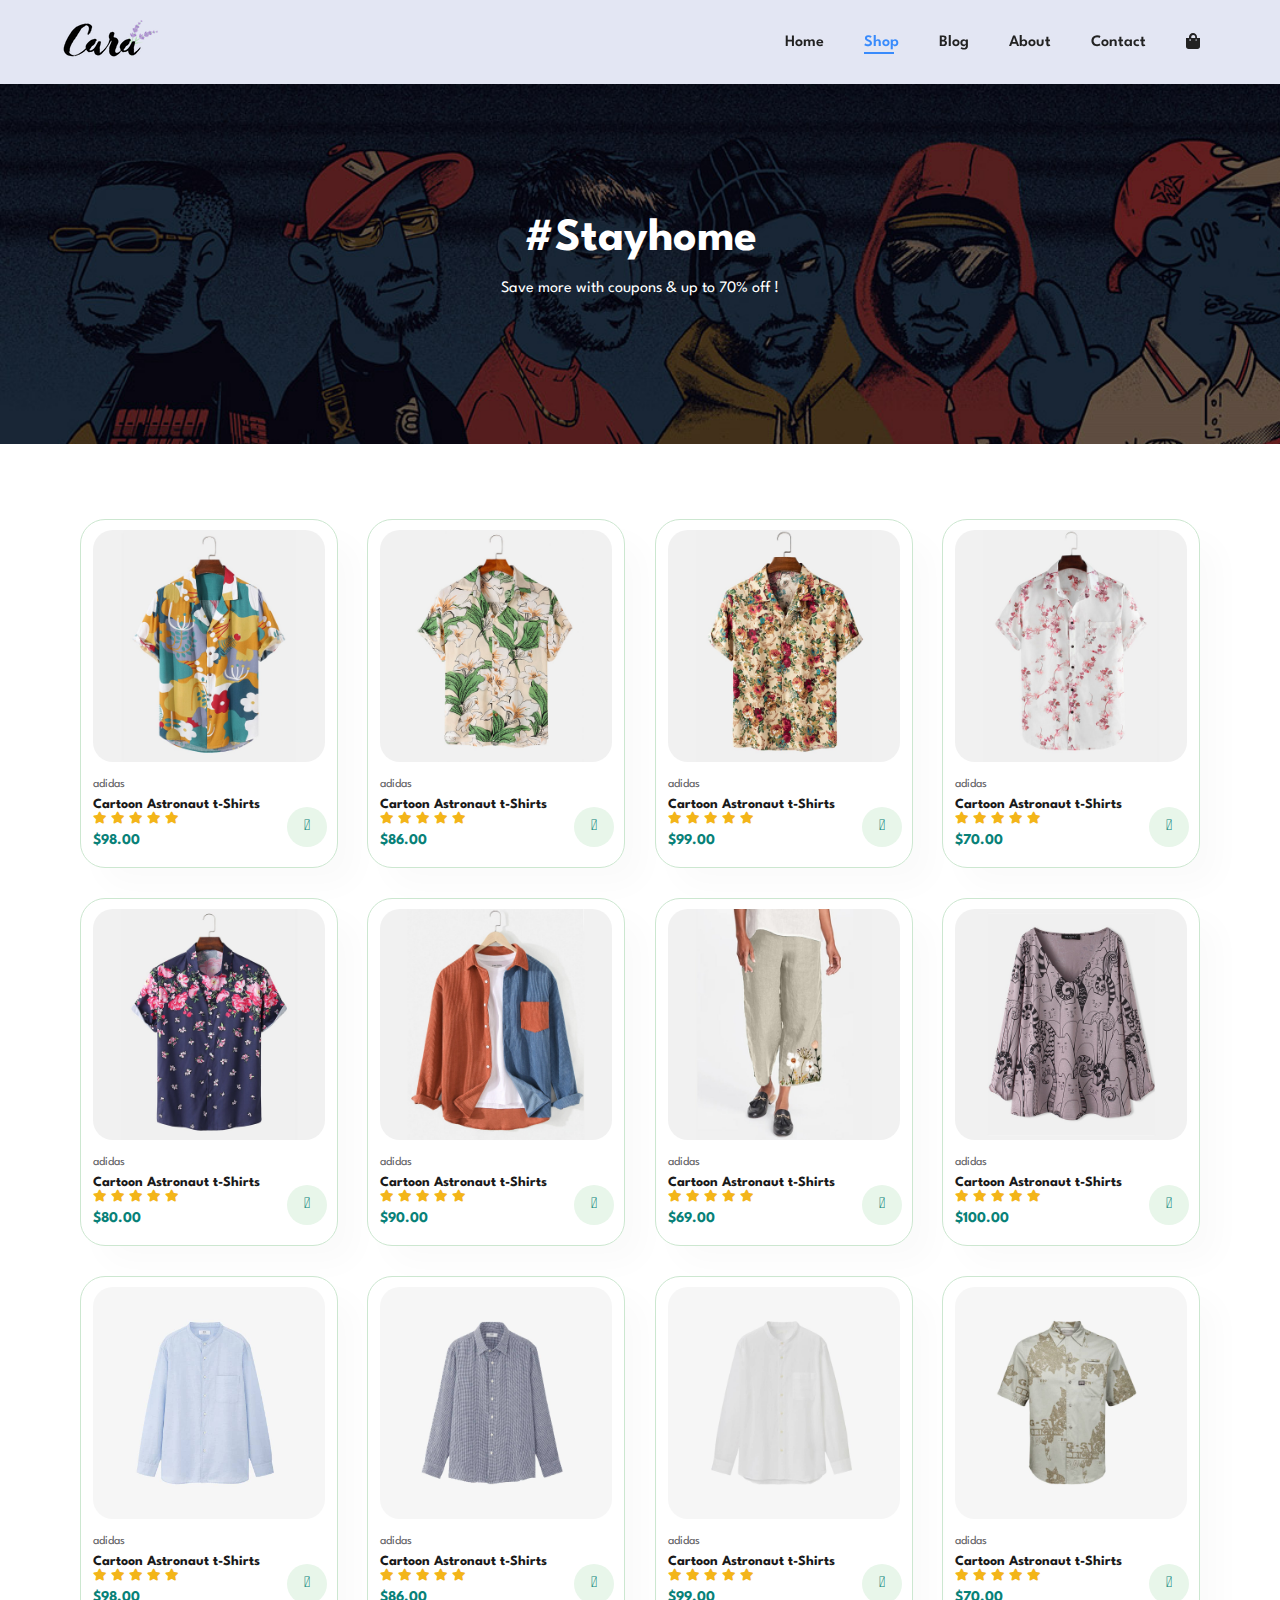
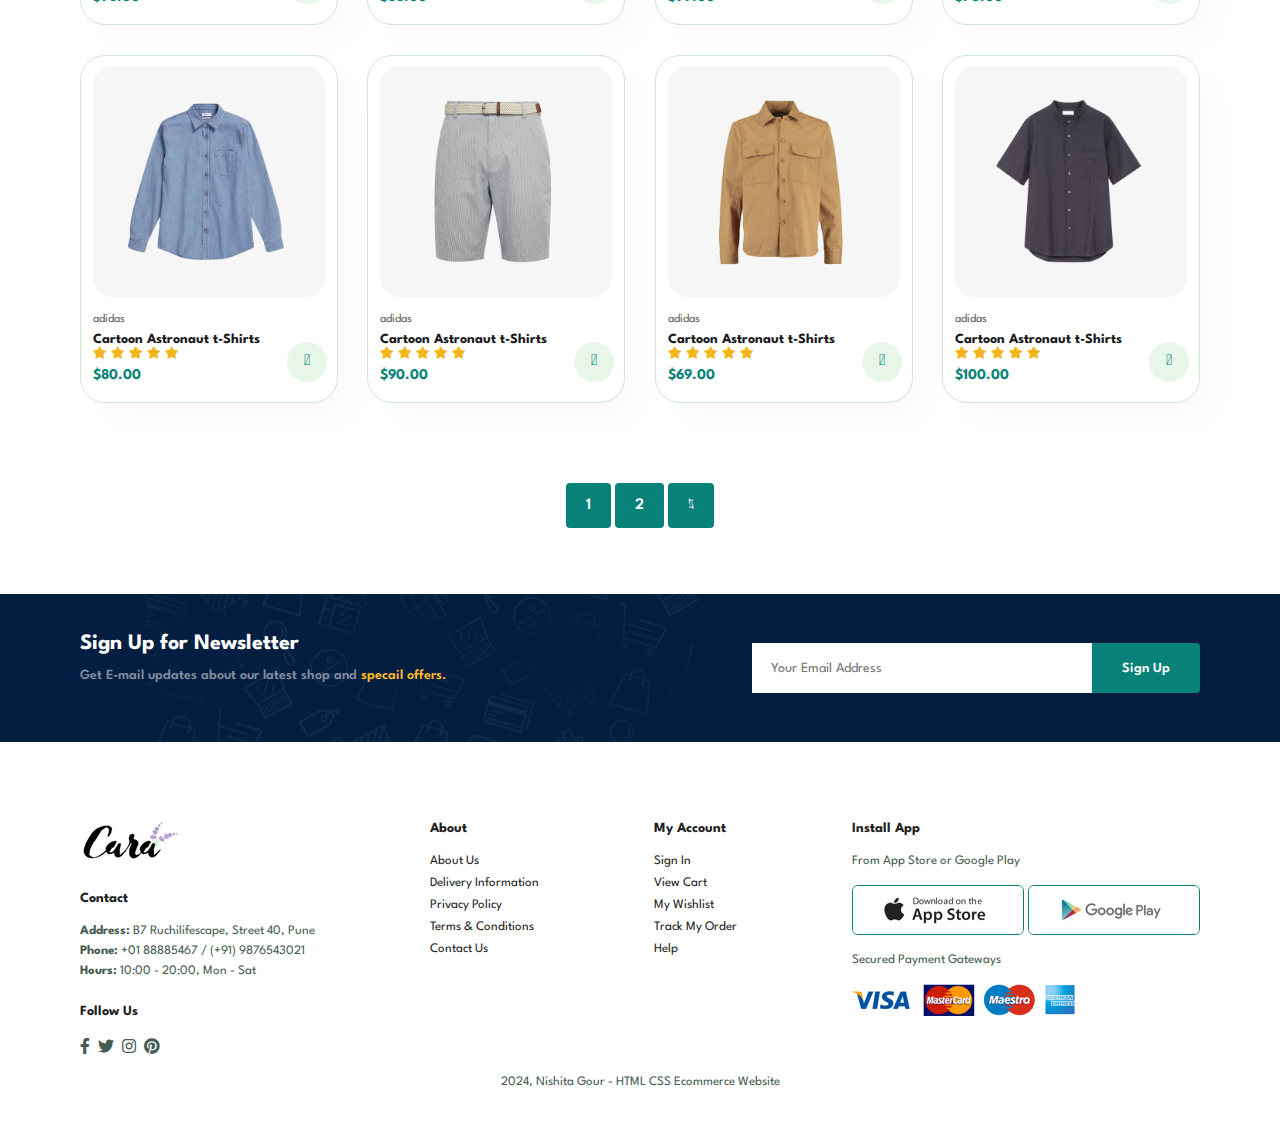
<file: shop.html>
<!DOCTYPE html>
<html lang="en">

    <head>
        <meta charset="UTF-8">
        <meta http-equiv="X-UA-Compatible" content="IE=edge">
        <meta name="viewport" content="width=device-width, initial-scale=1.0">
        <title>E-commerce Website</title>
        <link rel="stylesheet" href="https://pro.fontawesome.com/releases/v5.10.0/css/all.css" />
        
        <link rel="stylesheet" href="style.css">
    </head>

    <body>

        <section id="header">
            <a herf=""#><img src ="img/logo.png" class="logo" alt=""></a>

            <div>
                <ul id="navbar">
                    <li><a  href="index.html">Home</a>
                    <li><a class="active" href="shop.html">Shop</a>
                    <li><a href="blog.html">Blog</a>
                    <li><a href="about.html">About</a>
                    <li><a href="contact.html">Contact</a>
                    <li id="lg-bag"><a href="cart.html"><i class="fa fa-shopping-bag"></i></a>
                    <a href="#" id="close"><i class="fa fa-times"></i></a>
                </ul>
            </div>
            <div id="mobile">
               <a href="cart.html"><i class="fa fa-shopping-bag"></i></a>
               <i id="bar" class="fas fa-outdent"></i>
            </div>
        </section>

        <section id="page-header">
            <h2>#Stayhome</h2>
            <p>Save more with coupons & up to 70% off !</p>
            
        </section>

        <section id="product1" class="section-p1">
            
            
            <div class="pro-container">
                <div class="pro" onclick="window.location.href='sproduct.html';">
                    <img src="img/products/f1.jpg" alt="">
                    <div class="des">
                        <span>adidas</span>
                        <h5>Cartoon Astronaut t-Shirts</h5>
                        <div class="star">
                            <i class="fa fa-star"></i>
                            <i class="fa fa-star"></i>
                            <i class="fa fa-star"></i>
                            <i class="fa fa-star"></i>
                            <i class="fa fa-star"></i>
                        </div>
                        <h4>$98.00</h4>
                    </div>
                    <a href="#"><i class="fal fa-shopping-cart cart"></i></a>
                </div>
                <div class="pro">
                    <img src="img/products/f2.jpg" alt="">
                    <div class="des">
                        <span>adidas</span>
                        <h5>Cartoon Astronaut t-Shirts</h5>
                        <div class="star">
                            <i class="fa fa-star"></i>
                            <i class="fa fa-star"></i>
                            <i class="fa fa-star"></i>
                            <i class="fa fa-star"></i>
                            <i class="fa fa-star"></i>
                        </div>
                        <h4>$86.00</h4>
                    </div>
                    <a href="#"><i class="fal fa-shopping-cart cart"></i></a>
                </div>
                <div class="pro">
                    <img src="img/products/f3.jpg" alt="">
                    <div class="des">
                        <span>adidas</span>
                        <h5>Cartoon Astronaut t-Shirts</h5>
                        <div class="star">
                            <i class="fa fa-star"></i>
                            <i class="fa fa-star"></i>
                            <i class="fa fa-star"></i>
                            <i class="fa fa-star"></i>
                            <i class="fa fa-star"></i>
                        </div>
                        <h4>$99.00</h4>
                    </div>
                    <a href="#"><i class="fal fa-shopping-cart cart"></i></a>
                </div>
                <div class="pro">
                    <img src="img/products/f4.jpg" alt="">
                    <div class="des">
                        <span>adidas</span>
                        <h5>Cartoon Astronaut t-Shirts</h5>
                        <div class="star">
                            <i class="fa fa-star"></i>
                            <i class="fa fa-star"></i>
                            <i class="fa fa-star"></i>
                            <i class="fa fa-star"></i>
                            <i class="fa fa-star"></i>
                        </div>
                        <h4>$70.00</h4>
                    </div>
                    <a href="#"><i class="fal fa-shopping-cart cart"></i></a>
                </div>
                <div class="pro">
                    <img src="img/products/f5.jpg" alt="">
                    <div class="des">
                        <span>adidas</span>
                        <h5>Cartoon Astronaut t-Shirts</h5>
                        <div class="star">
                            <i class="fa fa-star"></i>
                            <i class="fa fa-star"></i>
                            <i class="fa fa-star"></i>
                            <i class="fa fa-star"></i>
                            <i class="fa fa-star"></i>
                        </div>
                        <h4>$80.00</h4>
                    </div>
                    <a href="#"><i class="fal fa-shopping-cart cart"></i></a>
                </div>
                <div class="pro">
                    <img src="img/products/f6.jpg" alt="">
                    <div class="des">
                        <span>adidas</span>
                        <h5>Cartoon Astronaut t-Shirts</h5>
                        <div class="star">
                            <i class="fa fa-star"></i>
                            <i class="fa fa-star"></i>
                            <i class="fa fa-star"></i>
                            <i class="fa fa-star"></i>
                            <i class="fa fa-star"></i>
                        </div>
                        <h4>$90.00</h4>
                    </div>
                    <a href="#"><i class="fal fa-shopping-cart cart"></i></a>
                </div>
                <div class="pro">
                    <img src="img/products/f7.jpg" alt="">
                    <div class="des">
                        <span>adidas</span>
                        <h5>Cartoon Astronaut t-Shirts</h5>
                        <div class="star">
                            <i class="fa fa-star"></i>
                            <i class="fa fa-star"></i>
                            <i class="fa fa-star"></i>
                            <i class="fa fa-star"></i>
                            <i class="fa fa-star"></i>
                        </div>
                        <h4>$69.00</h4>
                    </div>
                    <a href="#"><i class="fal fa-shopping-cart cart"></i></a>
                </div>
                <div class="pro">
                    <img src="img/products/f8.jpg" alt="">
                    <div class="des">
                        <span>adidas</span>
                        <h5>Cartoon Astronaut t-Shirts</h5>
                        <div class="star">
                            <i class="fa fa-star"></i>
                            <i class="fa fa-star"></i>
                            <i class="fa fa-star"></i>
                            <i class="fa fa-star"></i>
                            <i class="fa fa-star"></i>
                        </div>
                        <h4>$100.00</h4>
                    </div>
                    <a href="#"><i class="fal fa-shopping-cart cart"></i></a>
                </div>
            
                <div class="pro">
                    <img src="img/products/n1.jpg" alt="">
                    <div class="des">
                        <span>adidas</span>
                        <h5>Cartoon Astronaut t-Shirts</h5>
                        <div class="star">
                            <i class="fa fa-star"></i>
                            <i class="fa fa-star"></i>
                            <i class="fa fa-star"></i>
                            <i class="fa fa-star"></i>
                            <i class="fa fa-star"></i>
                        </div>
                        <h4>$98.00</h4>
                    </div>
                    <a href="#"><i class="fal fa-shopping-cart cart"></i></a>
                </div>
                <div class="pro">
                    <img src="img/products/n2.jpg" alt="">
                    <div class="des">
                        <span>adidas</span>
                        <h5>Cartoon Astronaut t-Shirts</h5>
                        <div class="star">
                            <i class="fa fa-star"></i>
                            <i class="fa fa-star"></i>
                            <i class="fa fa-star"></i>
                            <i class="fa fa-star"></i>
                            <i class="fa fa-star"></i>
                        </div>
                        <h4>$86.00</h4>
                    </div>
                    <a href="#"><i class="fal fa-shopping-cart cart"></i></a>
                </div>
                <div class="pro">
                    <img src="img/products/n3.jpg" alt="">
                    <div class="des">
                        <span>adidas</span>
                        <h5>Cartoon Astronaut t-Shirts</h5>
                        <div class="star">
                            <i class="fa fa-star"></i>
                            <i class="fa fa-star"></i>
                            <i class="fa fa-star"></i>
                            <i class="fa fa-star"></i>
                            <i class="fa fa-star"></i>
                        </div>
                        <h4>$99.00</h4>
                    </div>
                    <a href="#"><i class="fal fa-shopping-cart cart"></i></a>
                </div>
                <div class="pro">
                    <img src="img/products/n4.jpg" alt="">
                    <div class="des">
                        <span>adidas</span>
                        <h5>Cartoon Astronaut t-Shirts</h5>
                        <div class="star">
                            <i class="fa fa-star"></i>
                            <i class="fa fa-star"></i>
                            <i class="fa fa-star"></i>
                            <i class="fa fa-star"></i>
                            <i class="fa fa-star"></i>
                        </div>
                        <h4>$70.00</h4>
                    </div>
                    <a href="#"><i class="fal fa-shopping-cart cart"></i></a>
                </div>
                <div class="pro">
                    <img src="img/products/n5.jpg" alt="">
                    <div class="des">
                        <span>adidas</span>
                        <h5>Cartoon Astronaut t-Shirts</h5>
                        <div class="star">
                            <i class="fa fa-star"></i>
                            <i class="fa fa-star"></i>
                            <i class="fa fa-star"></i>
                            <i class="fa fa-star"></i>
                            <i class="fa fa-star"></i>
                        </div>
                        <h4>$80.00</h4>
                    </div>
                    <a href="#"><i class="fal fa-shopping-cart cart"></i></a>
                </div>
                <div class="pro">
                    <img src="img/products/n6.jpg" alt="">
                    <div class="des">
                        <span>adidas</span>
                        <h5>Cartoon Astronaut t-Shirts</h5>
                        <div class="star">
                            <i class="fa fa-star"></i>
                            <i class="fa fa-star"></i>
                            <i class="fa fa-star"></i>
                            <i class="fa fa-star"></i>
                            <i class="fa fa-star"></i>
                        </div>
                        <h4>$90.00</h4>
                    </div>
                    <a href="#"><i class="fal fa-shopping-cart cart"></i></a>
                </div>
                <div class="pro">
                    <img src="img/products/n7.jpg" alt="">
                    <div class="des">
                        <span>adidas</span>
                        <h5>Cartoon Astronaut t-Shirts</h5>
                        <div class="star">
                            <i class="fa fa-star"></i>
                            <i class="fa fa-star"></i>
                            <i class="fa fa-star"></i>
                            <i class="fa fa-star"></i>
                            <i class="fa fa-star"></i>
                        </div>
                        <h4>$69.00</h4>
                    </div>
                    <a href="#"><i class="fal fa-shopping-cart cart"></i></a>
                </div>
                <div class="pro">
                    <img src="img/products/n8.jpg" alt="">
                    <div class="des">
                        <span>adidas</span>
                        <h5>Cartoon Astronaut t-Shirts</h5>
                        <div class="star">
                            <i class="fa fa-star"></i>
                            <i class="fa fa-star"></i>
                            <i class="fa fa-star"></i>
                            <i class="fa fa-star"></i>
                            <i class="fa fa-star"></i>
                        </div>
                        <h4>$100.00</h4>
                    </div>
                    <a href="#"><i class="fal fa-shopping-cart cart"></i></a>
                </div>
            </div>
        </section>

        <section id="pagination" class="section-p1">
            <a href="#">1</a>
            <a href="#">2</a>
            <a href="#"><i class="fal fa-long-arrow-alt-right"></i></a>
        </section>

        <section id="newsletter" class="section-p1 section-m1">
            <div class="newstext">
                <h4>Sign Up for Newsletter</h4>
                <p>Get E-mail updates about our latest shop and <span>specail offers.</span></p>
            </div>
            <div class="form">
                <input type="text" placeholder="Your Email Address">
                <button class="normal">Sign Up</button>
            </div>
        </section>

        <footer class="section-p1">
            <div class="col">
                <img class="logo" src="img/logo.png" alt="">
                <h4>Contact</h4>
                <p><strong>Address:</strong> B7 Ruchilifescape, Street 40, Pune</p>
                <p><strong>Phone:</strong> +01 88885467 / (+91) 9876543021</p>
                <p><strong>Hours:</strong> 10:00 - 20:00, Mon - Sat</p>
                <div class="follow">
                    <h4>Follow Us</h4>
                    <div class="icon">
                        <i class="fab fa-facebook-f"></i>
                        <i class="fab fa-twitter"></i>
                        <i class="fab fa-instagram"></i>
                        <i class="fab fa-pinterest"></i>
                        <i class="fab fa-youtbue"></i>
                    </div>
                </div>
            </div>

            <div class="col">
              <h4>About</h4>
              <a href="#">About Us</a> 
              <a href="#">Delivery Information</a> 
              <a href="#">Privacy Policy</a> 
              <a href="#">Terms & Conditions</a> 
              <a href="#">Contact Us</a> 
            </div>

            <div class="col">
              <h4>My Account</h4>
              <a href="#">Sign In</a> 
              <a href="#">View Cart</a> 
              <a href="#">My Wishlist</a> 
              <a href="#">Track My Order</a> 
              <a href="#">Help</a> 
            </div>

            <div class="col install">
                <h4>Install App</h4>
                <p>From App Store or Google Play</p>
                <div class="row">
                    <img src="img/pay/app.jpg" alt="">
                    <img src="img/pay/play.jpg" alt="">
                </div>
                <p>Secured Payment Gateways</p>
                <img src="img/pay/pay.png" alt="">
            </div>

            <div class="copyright">
                <p>2024, Nishita Gour - HTML CSS Ecommerce Website</p>
            </div>
        </footer>

        <script src="script.js"></script>
    </body>

</html>
</file>
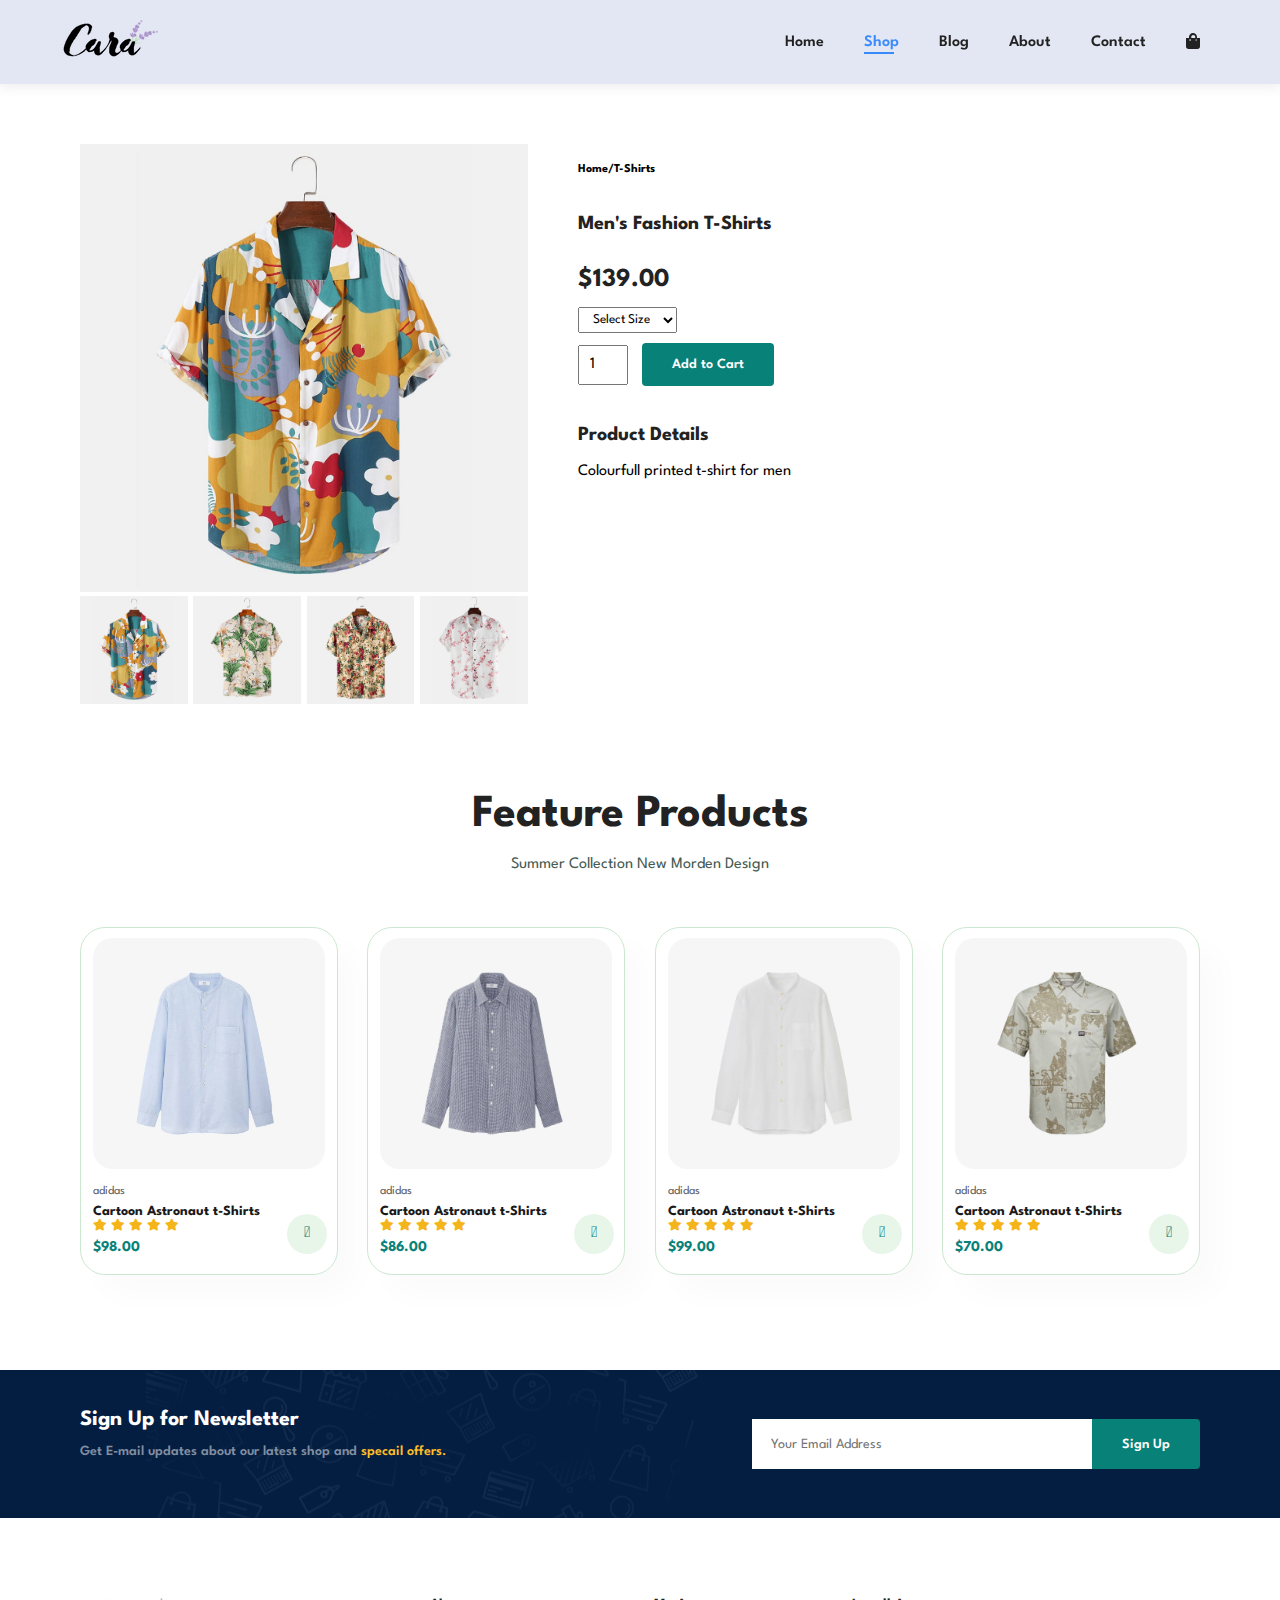
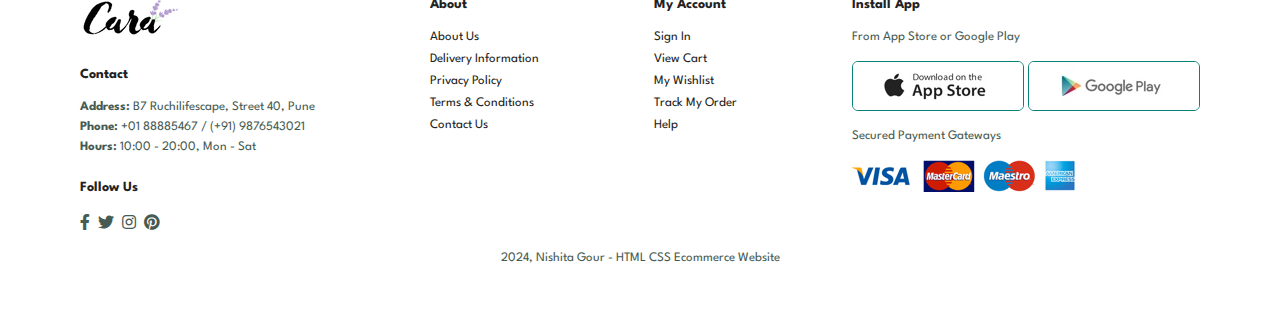
<file: sproduct.html>
<!DOCTYPE html>
<html lang="en">

    <head>
        <meta charset="UTF-8">
        <meta http-equiv="X-UA-Compatible" content="IE=edge">
        <meta name="viewport" content="width=device-width, initial-scale=1.0">
        <title>E-commerce Website</title>
        <link rel="stylesheet" href="https://pro.fontawesome.com/releases/v5.10.0/css/all.css" />
        
        <link rel="stylesheet" href="style.css">
    </head>

    <body>

        <section id="header">
            <a herf=""#><img src ="img/logo.png" class="logo" alt=""></a>

            <div>
                <ul id="navbar">
                    <li><a  href="index.html">Home</a>
                    <li><a class="active" href="shop.html">Shop</a>
                    <li><a href="blog.html">Blog</a>
                    <li><a href="about.html">About</a>
                    <li><a href="contact.html">Contact</a>
                    <li id="lg-bag"><a href="cart.html"><i class="fa fa-shopping-bag"></i></a>
                    <a href="#" id="close"><i class="fa fa-times"></i></a>
                </ul>
            </div>
            <div id="mobile">
               <a href="cart.html"><i class="fa fa-shopping-bag"></i></a>
               <i id="bar" class="fas fa-outdent"></i>
            </div>
        </section>

        <section id="prodetails" class="section-p1">
            <div class="single-pro-image">
                <img src="img/products/f1.jpg" width="100%" id="MainImg" alt="">

                <div class="small-img-group">
                    <div class="small-img-col">
                        <img src="img/products/f1.jpg" width="100%" class="small-img" alt="">
                    </div>
                    <div class="small-img-col">
                        <img src="img/products/f2.jpg" width="100%" class="small-img" alt="">
                    </div>
                    <div class="small-img-col">
                        <img src="img/products/f3.jpg" width="100%" class="small-img" alt="">
                    </div>
                    <div class="small-img-col">
                        <img src="img/products/f4.jpg" width="100%" class="small-img" alt="">
                    </div>
                </div>
            </div>

            <div class="single-pro-details">
                <h6>Home/T-Shirts</h6>
                <h4>Men's Fashion T-Shirts</h4>
                <h2>$139.00</h2>
                <select>
                    <option>Select Size</option>
                    <option>XS</option>
                    <option>S</option>
                    <option>M</option>
                    <option>L</option>
                    <option>XL</option>
                </select>
                <input type="number" value="1">
                <button class="normal">Add to Cart</button>
                <h4>Product Details</h4>
                <span>Colourfull printed t-shirt for men</span>
            </div>
        </section>

        <section id="product1" class="section-p1">
            <h2>Feature Products</h2>
            <p>Summer Collection New Morden Design</p>
            <div class="pro-container">
                <div class="pro">
                    <img src="img/products/n1.jpg" alt="">
                    <div class="des">
                        <span>adidas</span>
                        <h5>Cartoon Astronaut t-Shirts</h5>
                        <div class="star">
                            <i class="fa fa-star"></i>
                            <i class="fa fa-star"></i>
                            <i class="fa fa-star"></i>
                            <i class="fa fa-star"></i>
                            <i class="fa fa-star"></i>
                        </div>
                        <h4>$98.00</h4>
                    </div>
                    <a href="#"><i class="fal fa-shopping-cart cart"></i></a>
                </div>
                <div class="pro">
                    <img src="img/products/n2.jpg" alt="">
                    <div class="des">
                        <span>adidas</span>
                        <h5>Cartoon Astronaut t-Shirts</h5>
                        <div class="star">
                            <i class="fa fa-star"></i>
                            <i class="fa fa-star"></i>
                            <i class="fa fa-star"></i>
                            <i class="fa fa-star"></i>
                            <i class="fa fa-star"></i>
                        </div>
                        <h4>$86.00</h4>
                    </div>
                    <a href="#"><i class="fal fa-shopping-cart cart"></i></a>
                </div>
                <div class="pro">
                    <img src="img/products/n3.jpg" alt="">
                    <div class="des">
                        <span>adidas</span>
                        <h5>Cartoon Astronaut t-Shirts</h5>
                        <div class="star">
                            <i class="fa fa-star"></i>
                            <i class="fa fa-star"></i>
                            <i class="fa fa-star"></i>
                            <i class="fa fa-star"></i>
                            <i class="fa fa-star"></i>
                        </div>
                        <h4>$99.00</h4>
                    </div>
                    <a href="#"><i class="fal fa-shopping-cart cart"></i></a>
                </div>
                <div class="pro">
                    <img src="img/products/n4.jpg" alt="">
                    <div class="des">
                        <span>adidas</span>
                        <h5>Cartoon Astronaut t-Shirts</h5>
                        <div class="star">
                            <i class="fa fa-star"></i>
                            <i class="fa fa-star"></i>
                            <i class="fa fa-star"></i>
                            <i class="fa fa-star"></i>
                            <i class="fa fa-star"></i>
                        </div>
                        <h4>$70.00</h4>
                    </div>
                    <a href="#"><i class="fal fa-shopping-cart cart"></i></a>
                </div>
            </div>
        </section>

        <section id="newsletter" class="section-p1 section-m1">
            <div class="newstext">
                <h4>Sign Up for Newsletter</h4>
                <p>Get E-mail updates about our latest shop and <span>specail offers.</span></p>
            </div>
            <div class="form">
                <input type="text" placeholder="Your Email Address">
                <button class="normal">Sign Up</button>
            </div>
        </section>

        <footer class="section-p1">
            <div class="col">
                <img class="logo" src="img/logo.png" alt="">
                <h4>Contact</h4>
                <p><strong>Address:</strong> B7 Ruchilifescape, Street 40, Pune</p>
                <p><strong>Phone:</strong> +01 88885467 / (+91) 9876543021</p>
                <p><strong>Hours:</strong> 10:00 - 20:00, Mon - Sat</p>
                <div class="follow">
                    <h4>Follow Us</h4>
                    <div class="icon">
                        <i class="fab fa-facebook-f"></i>
                        <i class="fab fa-twitter"></i>
                        <i class="fab fa-instagram"></i>
                        <i class="fab fa-pinterest"></i>
                        <i class="fab fa-youtbue"></i>
                    </div>
                </div>
            </div>

            <div class="col">
              <h4>About</h4>
              <a href="#">About Us</a> 
              <a href="#">Delivery Information</a> 
              <a href="#">Privacy Policy</a> 
              <a href="#">Terms & Conditions</a> 
              <a href="#">Contact Us</a> 
            </div>

            <div class="col">
              <h4>My Account</h4>
              <a href="#">Sign In</a> 
              <a href="#">View Cart</a> 
              <a href="#">My Wishlist</a> 
              <a href="#">Track My Order</a> 
              <a href="#">Help</a> 
            </div>

            <div class="col install">
                <h4>Install App</h4>
                <p>From App Store or Google Play</p>
                <div class="row">
                    <img src="img/pay/app.jpg" alt="">
                    <img src="img/pay/play.jpg" alt="">
                </div>
                <p>Secured Payment Gateways</p>
                <img src="img/pay/pay.png" alt="">
            </div>

            <div class="copyright">
                <p>2024, Nishita Gour - HTML CSS Ecommerce Website</p>
            </div>
        </footer>

        <script>
            var MainImg = document.getElementById("MainImg");
            var smallimg = document.getElementsByClassName("small-img");

            smallimg[0].onclick = function(){
                MainImg.src = smallimg[0].src;
            }
            smallimg[1].onclick = function(){
                MainImg.src = smallimg[1].src;
            }
            smallimg[2].onclick = function(){
                MainImg.src = smallimg[2].src;
            }
            smallimg[3].onclick = function(){
                MainImg.src = smallimg[3].src;
            }

        </script>

        <script src="script.js"></script>
    </body>

</html>
</file>
<file: style.css>
@import url("https://fonts.googleapis.com/css2?family=Spartan:wght@100;200;300;400;500;600;700;800;900&display=swap");
* {
  margin: 0;
  padding: 0;
  box-sizing: border-box;
  font-family: "Spartan", sans-serif;
}

html {
  scroll-behavior: smooth;
}

/* Global Styles */

h1 {
  font-size: 50px;
  line-height: 64px;
  color: #222;
}

h2 {
  font-size: 46px;
  line-height: 54px;
  color: #222;
}

h4 {
  font-size: 20px;
  color: #222;
}

h6 {
  font-weight: 700;
  font-size: 12px;
}

p {
  font-size: 16px;
  color: #465b52;
  margin: 15px 0 20px 0;
}

.section-p1 {
  padding: 40px 80px;
}

.section-m1 {
  margin: 40px 0;
}

button.normal{
  font-size: 14px;
  font-weight: 600;
  padding: 15px 30px;
  color: #1a1a1a;
  background-color: #fff;
  border-radius: 4px;
  cursor: pointer;
  border: none;
  outline: none;
  transition: 0.2s;
}

button.white{
  font-size: 13px;
  font-weight: 600;
  padding: 11px 18px;
  color: #fff;
  background-color: transparent;
  cursor: pointer;
  border: 1px solid;
  outline: none;
  transition: 0.2s;
}

body {
  width: 100%;
}

#header{
  display: flex;
  align-items: center;
  justify-content: space-between;
  padding: 20px 60px;
  background:#E3E6F3 ;
  box-shadow: 0 5px 10px rgba(0,0,0,0.06);
  z-index: 999;
  position: sticky;
  top: 0;
  left: 0;
}

#navbar{
  display: flex;
  align-items: center;
  justify-content: center;
}

#navbar li{
  list-style: none;
  padding: 0 20px;
  position: relative;

}

#navbar li a{
  text-decoration: none;
  font-size: 16px;
  font-weight:600;
  color:#222;
  transition: 0.3s ease;
}

#navbar li a:hover,
#navbar li a.active{
  color:#398bfc;
}

#navbar li a.active::after,
#navbar li a:hover::after {
  content: "";
  width: 30px;
  height: 2px;
  background: #398bfc;
  position: absolute;
  bottom: -4px;
  left: 20px;
}

#mobile{
  display: none;
  align-items: center;
}

#close{
  display: none;
}

#hero{
  background-image: url("img/bg_hero.png");
  height: 90vh;
  width: 100%;
  background-size: cover;
  background-position: top 25% right 0;
  padding: 0 80px ;
  display:flex;
  flex-direction: column;
  align-items: flex-start;
  justify-content: center;
}

#hero h4{
  padding-bottom: 15px;
}

#hero h1{
  color: cadetblue;
}

#hero button{
  background-image: url(img/button.png);
  background-color: transparent;
  color:cadetblue ;
  border: 0;
  padding: 14px 80px 14px 65px;
}

#feature{
  display: flex;
  align-items: center;
  justify-content: space-between;
  flex-wrap: wrap;
}


#feature.fe-box{
  width: 180px;
  text-align: center;
  padding: 25px 15px;
  box-shadow: 20px 20px 34px rgba(0,0,0,0.03);
  border: 1px solid #cce7d0;
  border-radius: 4px;
  margin: 15px 0;
}

#feature.fe-box:hover{
  box-shadow: 10px 10px 54px rgba(70,62,221,0.1);
}

#feature.fe-box img{
  width: 100%;
  margin-bottom: 10px;
}

#feature.fe-box h6{
  display: inline-block;
  padding: 9px 8px 6px 8px;
  line-height: 1;
  border-radius: 4px;
  color: #088178;
  background-color: #fddde4;
}

#feature.fe-box:nth-child(2) h6{
  background-color: #cdeddc;
}

#feature.fe-box:nth-child(3) h6{
  background-color: #d1e8f2;
}

#feature.fe-box:nth-child(4) h6{
  background-color: #cdd4f8;
}

#feature.fe-box:nth-child(5) h6{
  background-color: #f6dbf6;
}

#feature.fe-box:nth-child(6) h6{
  background-color: #fff2e5;
}

#product1{
  text-align: center;
}

#product1 .pro-container{
  display: flex;
  justify-content: space-between;
  padding-top: 20px;
  flex-wrap: wrap;
}

#product1 .pro{
  width: 23%;
  min-width: 250px;
  padding: 10px 12px;
  border: 1px solid #cce7d0;
  border-radius: 25px;
  cursor: pointer;
  box-shadow: 20px 20px 30px  rgba(0,0,0,0.02);
  margin: 15px 0;
  transition: 0.2s ease;
  position: relative;
}

#product1 .pro:hover{
  box-shadow: 20px 20px 30px  rgba(0,0,0,0.06);
}

#product1 .pro img{
  width: 100%;
  border-radius: 20px;
}

#product1 .pro .des{
  text-align: start;
  padding: 10px 0;
}

#product1 .pro .des span{
  color: #606063;
  font-size: 12px;
}

#product1 .pro .des h5{
  padding-top: 7px;
  color: #1a1a1a;
  font-size: 14px;
}

#product1 .pro .des i{
  font-size: 12px;
  color: rgba(243,181,25);
}

#product1 .pro .des h4{
  padding-top: 7px;
  font-size: 15px;
  font-weight: 700;
  color: #088178;
}

#product1 .pro .cart{
  width: 40px;
  height: 40px;
  line-height: 40px;
  border-radius: 50px;
  background-color: #e8f6ea;
  font-weight: 500;
  color: #088178;
  border-color: 1px solid #cce7d0;
  position: absolute;
  bottom: 20px;
  right: 10px;
}

#banner{
  display: flex;
  flex-direction: column;
  justify-content: center;
  align-items: center;
  text-align: center;
  background-image: url("img/banner/b2.jpg");
  width: 100%;
  height: 40vh;
  background-size: cover;
  background-position: center;
}

#banner h3 {
  color: #fff;
  font-size: 16px;
}

#banner h2 {
  color: #fff;
  font-size: 16px;
  padding: 10px 0;
}

#banner h2 span {
  color: #fff;
  color: #ef3636;
}

#banner button:hover{
  background: #088178;
  color: #fff;
}

#sm-banner{
  display: flex;
  flex-wrap: wrap;
  justify-content: space-between;
}
  


#sm-banner .banner-box{
  display: flex;
  flex-direction: column;
  justify-content: center;
  align-items: flex-start;
  background-image: url("img/banner/b17.jpg");
  min-width: 580px;
  height: 50vh;
  background-size: cover;
  background-position: center;
  padding: 30px;
}

#sm-banner .banner-box2{
  background-image: url("img/banner/b10.jpg");
}

#sm-banner h4{
  color: #fff;
  font-size: 20px;
  font-weight: 300;
}

#sm-banner h2{
  color: #fff;
  font-size: 28px;
  font-weight: 800;
}

#sm-banner span{
  color: #fff;
  font-size: 14px;
  font-weight: 500;
  padding-bottom: 15px;
}

#sm-banner.banner-box:hover button{
  background: #088178;
  border: 1px solid #088178;
}

#banner3{
  display: flex;
  justify-content: space-between;
  flex-wrap: wrap;
  padding: 0 80px;
}

#banner3 .banner-box{
  display: flex;
  flex-direction: column;
  justify-content: center;
  align-items: flex-start;
  background-image: url("img/banner/b7.jpg");
  min-width: 30%;
  height: 30vh;
  background-size: cover;
  background-position: center;
  padding: 20px;
  margin-bottom: 20px;
}

#banner3 .banner-box2{
  background-image: url("img/banner/b4.jpg");
}

#banner3 .banner-box3{
  background-image: url("img/banner/b18.jpg");
}

#banner3 h2{
  color:#fff;
  font-weight: 900;
  font-size: 22px;
}

#banner3 h3{
  color: #ec544e;
  font-weight: 800;
  font-size: 15px;
}

#newsletter{
  display: flex;
  justify-content: space-between;
  flex-wrap: wrap;
  align-items: center;
  background-image: url("img/banner/b14.png");
  background-repeat: no-repeat;
  background-position: 20% 30%;
  background-color: #041e42;
}

#newsletter h4{
  font-size: 22px;
  font-weight: 700;
  color: #fff;
}

#newsletter p{
  font-size: 14px;
  font-weight: 600;
  color: #818ea0;
}

#newsletter p span{
  color: #ffbd27;
}

#newsletter .form {
  display: flex;
  width: 40%;
}

#newsletter input{
  height: 3.125rem;
  padding: 0 1.25em;
  font-size: 14px;
  width: 100%;
  border: 1px solid transparent;
  outline: none;
  border-top-right-radius: 0;
  border-bottom-right-radius:0;
}

#newsletter button{
  background-color: #088178;
  color: #fff;
  white-space: nowrap;
  border-top-left-radius: 0;
  border-bottom-left-radius:0;

}

footer{
  display: flex;
  flex-wrap: wrap;
  justify-content: space-between;
}

footer .col{
  display: flex;
  flex-direction: column;
  align-items: flex-start;
  margin-bottom: 20px;
}

footer .logo{
  margin-bottom: 30px;
}

footer h4{
  font-size: 14px;
  padding-bottom: 20px;
}

footer p{
  font-size: 13px;
  margin: 0 0 8px 0;
}

footer a{
  font-size: 13px;
  text-decoration: none;
  color: #222;
  margin-bottom: 10px;
}

footer .follow{
  margin-top: 20px;
}

footer .follow i{
  color: #465b52;
  padding-right: 4px;
  cursor: pointer;
}

footer .install .row img{
  border: 1px solid #088178;
  border-radius: 6px;
}

footer .install img{
  margin: 10px 0 15px 0;
}

footer .follow i:hover,
footer a:hover{
  color: #088178;
}

footer .copyright{
  width: 100%;
  text-align: center;
}

/*Shop Page*/

#page-header{
  background-image: url("img/banner/b1.jpg");
  width: 100%;
  height: 40vh;
  background-size: cover;
  display: flex;
  justify-content: center;
  text-align: center;
  flex-direction: column;
  padding: 14px;
}

#page-header h2,
#page-header p{
  color: #fff;
}

#pagination{
  text-align: center;
}

#pagination a{
  text-decoration: none;
  background-color: #088178;
  padding: 15px 20px;
  border-radius: 4px;
  color: #fff;
  font-weight: 600;
}

#pagination a i{
  font-size: 16px;
  font-weight: 600;
}

#prodetails{
  display: flex;
  margin-top: 20px;
}

#prodetails .single-pro-image{
  width: 40%;
  margin-right: 50px;
}

.small-img-group{
  display: flex;
  justify-content: space-between;
}

.small-img-col{
  flex-basis: 24%;
  cursor: pointer;
}

#prodetails .single-pro-details{
  
  padding-top: 20px;
}

#prodetails .single-pro-details h4{
  padding: 40px 0 20px 0;
}

#prodetails .single-pro-details h2{
  font-size: 26px;
}

#prodetails .single-pro-details select{
  display: block;
  padding: 5px 10px;
  margin-bottom: 10px;
}

#prodetails .single-pro-details input{
  width: 50px;
  height: 40px;
  padding-left: 10px;
  font-size: 16px;
  margin-right: 10px;
}

#prodetails .single-pro-details input:focus{
  outline: none;
}

#prodetails .single-pro-details button{
  background: #088178;
  color: #fff;
}

/*Blog Page*/

#page-header.blog-header{
  background-image: url("img/banner/b19.jpg");
}

#blog{
  padding: 150px 150px 150px;
}

#blog .blog-box{
  display: flex;
  align-items: center;
  width: 100%;
  position: relative;
  padding-bottom: 90px;
}

#blog .blog-img{
  width: 50%;
  margin-right: 40px;
}

#blog img{
  width: 100%;
  height: 300px;
  object-fit: cover;
}

#blog .blog-details{
  width: 50%;
}

#blog .blog-details a{
  text-decoration: none;
  font-size: 11px;
  color: #000;
  font-weight: 700;
  position: relative;
  transition: 0.3s;
}

#blog .blog-details a::after{
  content: "";
  width: 50px;
  height: 1px;
  background-color: #000;
  position: absolute;
  top: 4px;
  right: -60px;
}

#blog .blog-details a:hover{
  color: #088178;
}

#blog .blog-details a:hover::after{
  background-color: #088178;
}

#blog .blog-box h1{
  position: absolute;
  top: -40px;
  left: 0;
  font-size: 70px;
  font-weight: 700;
  color: #c9cbce;
  z-index: -9;
}

/* About page*/

#page-header.about-header{
  background-image: url("img/about/banner.png");
}

#about-head{
  display: flex;
  align-items: center;
}

#about-head img{
  width: 50%;
  height: auto;
}

#about-head div{
  padding-left: 40px;
}

#about-app{
  text-align: center;
}

#about-app .video{
  width: 70%;
  height: 100%;
  margin: 30px auto 0 auto;
}

#about-app .video video{
  width: 100%;
  height: 100%;
  border-radius: 20px;
}

/* contact page*/

#contact-details{
  display: flex;
  align-items: center;
  justify-content: space-between;
}

#contact-details .details{
  width: 40%;
}

#contact-details .details span,
#form-details form span{
  font-size: 12px;
}

#contact-details .details h2,
#form-details form h2{
  font-size: 26px;
  line-height: 35px;
  padding: 20px 0;
}

#contact-details .details h3{
  font-size: 16px;
  padding-bottom: 15px;
}

#contact-details .details li{
  list-style: none;
  display: flex;
  padding: 10px 0;
}

#contact-details .details li i{
  font-size: 14px;
  padding-right: 22px;
}

#contact-details .details li p{
  margin: 0;
  font-size: 14px;
}

#contact-details .map{
  width: 55%;
  height: 400px;
}

#contact-details .map iframe{
  width: 100%;
  height: 100%;
}

#form-details{
  display: flex;
  justify-content: space-between;
  margin: 30px;
  padding: 80px ;
  border: 1px solid #e1e1e1;
}

#form-details form{
  width: 65%;
  display: flex;
  flex-direction: column;
  align-items: flex-start;
}

#form-details form input,
#form-details form textarea {
  width: 100%;
  padding: 12px 15px;
  outline: none;
  margin-bottom: 20px;
  border: 1px solid #e1e1e1;
}

#form-details form button{
  background-color: #088178;
  color: #fff;
}

#form-details .people div{
  padding-bottom: 25px;
  display: flex;
  align-items: flex-start;
}

#form-details .people div img{
  width: 65px;
  height: 65px;
  object-fit: cover;
  margin-right: 15px;
}

#form-details .people div p{
  margin: 0;
  font-size: 13px;
  line-height: 25px;
}

#form-details .people div p span{
  display: block;
  font-size: 16px;
  font-weight: 600;
  color: #000;
}

/*Cart page*/

#cart{
  overflow-x: auto;
}

#cart table{
  width: 100%;
  border-collapse: collapse;
  table-layout: fixed;
  white-space: nowrap;
}

#cart table img{
  width: 70px;
}

#cart table td:nth-child(1){
  width: 100px;
  text-align: center;
}

#cart table td:nth-child(2){
  width: 150px;
  text-align: center;
}
#cart table td:nth-child(3){
  width: 250px;
  text-align: center;
}
#cart table td:nth-child(4),
#cart table td:nth-child(5),
#cart table td:nth-child(6){
  width: 150px;
  text-align: center;
}

#cart table td:nth-child(5) input{
  width: 70px;
  padding: 10px 5px 10px 15px;
}

#cart table thead{
  border: 1px solid #e2e9e1;
  border-left: none;
  border-right: none;
}

#cart table thead td{
  font-weight: 700;
  text-transform: uppercase;
  font-size: 13px;
  padding: 18px 0;
}

#cart table tbody tr td{
  padding-top: 15px;
}

#cart table tbody td{
  font-size: 13px;
}

#cart-add{
  display: flex;
  flex-wrap: wrap;
  justify-content: space-between;
}

#coupon{
  width: 50%;
  margin-bottom: 30px;
}

#coupon h3,
#sub-total h3{
  padding-bottom: 15px;
}

#coupon input{
  padding: 10px 20px;
  outline: none;
  width: 60%;
  margin-right: 10px;
  border: 1px solid #e2e9e1;
}


#coupon button,
#sub-total button {
  background-color: #088178;
  color: #fff;
  padding: 12px 20px;
}

#sub-total{
   width: 50%;
   margin-bottom: 30px;
   border: 1px solid #e2e9e1;
   padding: 30px;
}

#sub-total table{
  border-collapse: collapse;
  width: 100%;
  margin-bottom: 20px;
}

#sub-total table td{
  width: 50%;
  border: 1px solid #e2e9e1;
  padding: 10px;
  font-size: 13px;
}




/*Start Media Query*/

@media (max-width:799px) {
  .section-p1{
    padding: 40px 40px;
  }

  #navbar {
    display: flex;
    flex-direction: column;
    align-items: flex-start;
    justify-content: flex-start;
    top: 0;
    right: -300px;
    height: 100vh;
    width: 300px;
    background-color: #E3E6F3;
    box-shadow: 0 40px 60px rgba(0,0,0,0.1);
    padding: 80px 0 0 10px;
    transition: 0.3s;
  }
  #navbar.active{
    right: 0px;
  }
  #navbar li{
    margin-bottom: 25px;
  }
  #mobile{
    display: flex;
    align-items: center;
  }
  #mobile i {
    color: #1a1a1a;
    font-size: 24px;
    padding-left: 20px;
  }
  #close{
    display: initial;
    position: absolute;
    top: 30px;
    left: 30px;
    color: #222;
    font-size: 24px;
  }
  #la-bag{
    display: none;
  }
  #hero{
    height: 70vh;
    padding: 0 80px ;
    background-position: top 30% right 30%;
  }
  
  #feature {
    justify-content: center;
  }
  #feature .fe-box{
    margin: 15px 15px;
  }
  #product1 .pro-container{
    justify-content: center;
  }
  #product .pro{
    margin: 15px;
  }
  #banner{
    height: 20vh;
  }
  #sm-banner .banner-box{
    min-width: 100%;
    height: 30vh;
  }
  #banner3{
    padding: 0 40px;
  }
  #banner3 .banner-box{
    width: 28%;
  }

  /*Single product*/

  #prodetails{
    display: flex;
    flex-direction: column;
  }
  #prodetails .single-pro-image{
    width: 100%;
    margin-right: 0px;
  }
  #prodetails .single-pro-details{
    width: 100%;
  }
  /*blog page*/

  #blog{
    padding: 100px 20px 0 20px;
  }

  #blog .blog-box{
    display: flex;
    flex-direction: column;
    align-items: flex-start;
  }
  #blog .blog-img{
    width: 100%;
    margin-right: 0px;
    margin-bottom: 30px;
  }
  #blog .blog-details{
    width: 100%;
  }

  /*About*/


}
</file>
